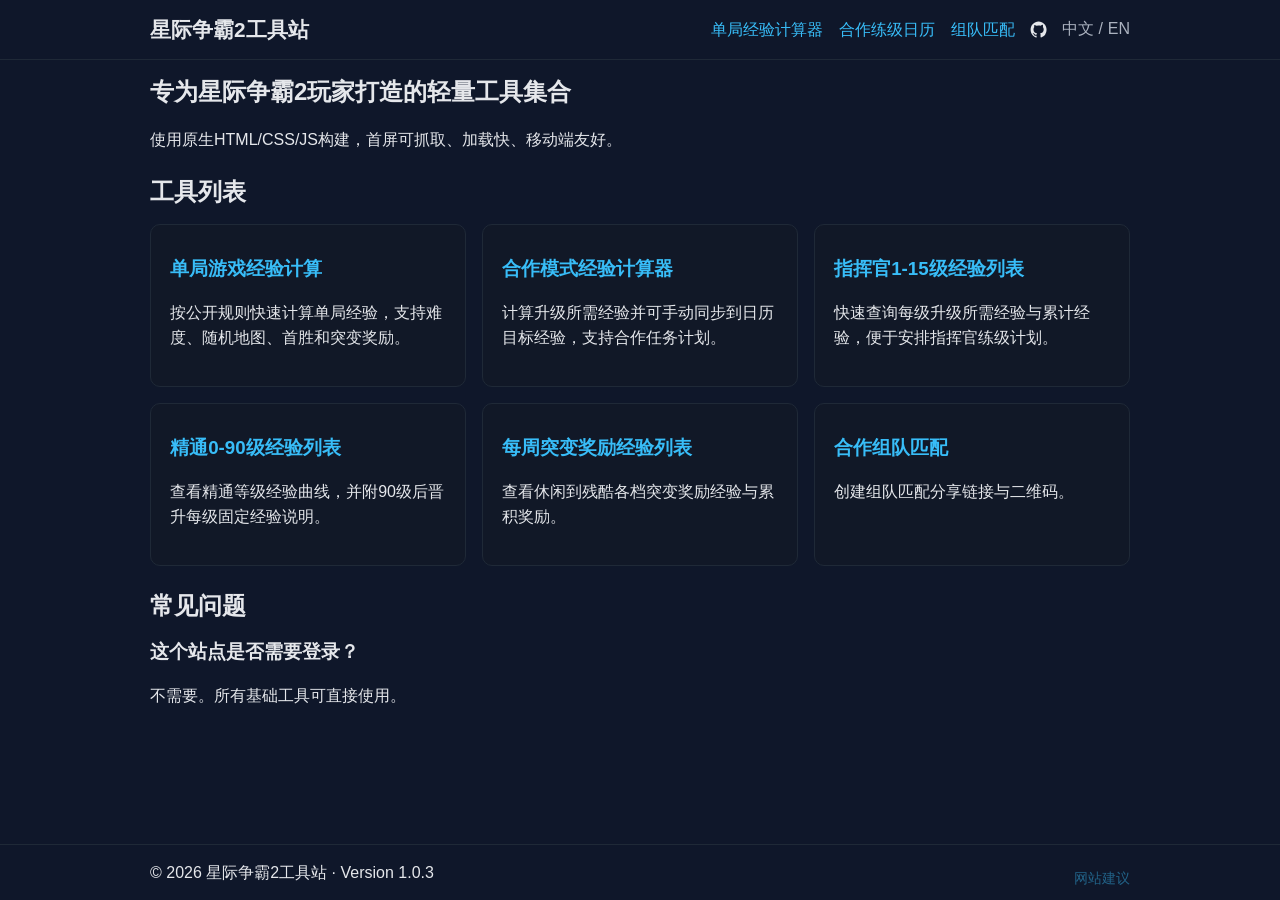
<file: index.html>
<!doctype html>
<html lang="zh-CN">
<head>
  <!-- Google tag (gtag.js) -->
  <script async src="https://www.googletagmanager.com/gtag/js?id=G-T1FL3L29V3"></script>
  <script>
    window.dataLayer = window.dataLayer || [];
    function gtag(){dataLayer.push(arguments);}
    gtag('js', new Date());

    gtag('config', 'G-T1FL3L29V3');
  </script>
  <meta charset="utf-8">
  <meta name="viewport" content="width=device-width, initial-scale=1">
  <title data-i18n="head.index.title">星际争霸2工具站 - 经验计算器与练级工具</title>
  <meta name="description" content="星际争霸2工具站提供合作模式经验计算器与练级工具，纯前端实现，快速、安全、无需登录。" data-i18n-content="head.index.description">
  <link rel="canonical" href="https://example.com/">
  <meta property="og:type" content="website">
  <meta property="og:title" content="星际争霸2工具站" data-i18n-content="site.name">
  <meta property="og:description" content="合作模式经验计算器与练级工具。" data-i18n-content="head.index.ogDescription">
  <meta property="og:url" content="https://example.com/">
  <meta name="twitter:card" content="summary">
  <link rel="stylesheet" href="assets/css/main.css">
  <link rel="stylesheet" href="assets/css/site-suggestion.css">
  <!-- API 基址：留空则本地开发用 127.0.0.1:8080，生产用 https://api.redcrazyghost.vip；可填覆盖 -->
  <meta name="sc2-invite-api-base" content="">
  <script type="application/ld+json">
    {
      "@context": "https://schema.org",
      "@type": "WebSite",
      "name": "星际争霸2工具站",
      "url": "https://example.com/",
      "inLanguage": "zh-CN",
      "potentialAction": {
        "@type": "SearchAction",
        "target": "https://example.com/?q={search_term_string}",
        "query-input": "required name=search_term_string"
      }
    }
  </script>
  <script type="application/ld+json">
    {
      "@context": "https://schema.org",
      "@type": "FAQPage",
      "mainEntity": [
        {
          "@type": "Question",
          "name": "经验计算器使用的是官方规则吗？",
          "acceptedAnswer": {
            "@type": "Answer",
            "text": "是。首版按公开可验证规则实现，并将关键参数配置化，便于版本更新。"
          }
        }
      ]
    }
  </script>
</head>
<body>
  <a class="skip-link" href="#main-content" data-i18n="common.skipToContent">跳到主要内容</a>
  <header class="site-header">
    <div class="container">
      <h1 class="logo"><a href="./" data-i18n="site.name">星际争霸2工具站</a></h1>
      <div class="header-actions">
        <nav aria-label="主导航" data-i18n-aria-label="aria.mainNav">
          <ul class="nav-list">
            <li><a href="tools/single-xp.html" data-i18n="nav.single">单局经验计算器</a></li>
            <li><a href="tools/coop-xp.html" data-i18n="nav.coop">合作练级日历</a></li>
            <li><a href="tools/team-invite.html" data-i18n="nav.teamInvite">组队匹配</a></li>
          </ul>
        </nav>
        <a class="github-link" href="https://github.com/RedCrazyGhost/SC2Tools" target="_blank" rel="noopener noreferrer" aria-label="GitHub repository" title="GitHub">
          <svg viewBox="0 0 24 24" fill="currentColor" aria-hidden="true">
            <path d="M12 2C6.48 2 2 6.59 2 12.25c0 4.52 2.87 8.35 6.84 9.7.5.1.68-.22.68-.5 0-.24-.01-1.05-.01-1.9-2.78.62-3.37-1.22-3.37-1.22-.46-1.2-1.11-1.53-1.11-1.53-.91-.64.07-.63.07-.63 1 .07 1.53 1.06 1.53 1.06.9 1.58 2.35 1.12 2.92.86.09-.67.35-1.12.64-1.38-2.22-.26-4.56-1.14-4.56-5.08 0-1.12.39-2.03 1.03-2.74-.1-.26-.45-1.31.1-2.72 0 0 .84-.28 2.75 1.05A9.3 9.3 0 0 1 12 6.75c.85 0 1.71.12 2.51.35 1.9-1.33 2.74-1.05 2.74-1.05.55 1.41.2 2.46.1 2.72.64.71 1.03 1.62 1.03 2.74 0 3.95-2.34 4.82-4.57 5.07.36.32.67.95.67 1.92 0 1.38-.01 2.5-.01 2.84 0 .28.18.61.69.5A10.27 10.27 0 0 0 22 12.25C22 6.59 17.52 2 12 2Z"/>
          </svg>
        </a>
        <div class="lang-switcher lang-toggle" role="group" data-i18n-aria-label="aria.languageSwitcher" aria-label="语言切换">
          <button type="button" class="lang-toggle-btn" data-lang-switch="zh" data-i18n="lang.zh" aria-pressed="true">中文</button>
          <span class="lang-toggle-sep" aria-hidden="true">/</span>
          <button type="button" class="lang-toggle-btn" data-lang-switch="en" data-i18n="lang.en" aria-pressed="false">EN</button>
        </div>
      </div>
    </div>
  </header>

  <main id="main-content" class="container">
    <section class="hero">
      <h2 data-i18n="index.hero.title">专为星际争霸2玩家打造的轻量工具集合</h2>
      <p data-i18n="index.hero.desc">使用原生HTML/CSS/JS构建，首屏可抓取、加载快、移动端友好。</p>
    </section>

    <section aria-labelledby="tool-list-title">
      <h2 id="tool-list-title" data-i18n="index.tools.title">工具列表</h2>
      <div class="card-grid">
        <article class="card">
          <h3><a href="tools/single-xp.html" data-i18n="index.card.single.title">单局游戏经验计算</a></h3>
          <p data-i18n="index.card.single.desc">按公开规则快速计算单局经验，支持难度、随机地图、首胜和突变奖励。</p>
        </article>
        <article class="card">
          <h3><a href="tools/coop-xp.html" data-i18n="index.card.coop.title">合作模式经验计算器</a></h3>
          <p data-i18n="index.card.coop.desc">计算升级所需经验并可手动同步到日历目标经验，支持合作任务计划。</p>
        </article>
        <article class="card">
          <h3><a href="tools/commander-xp-table.html" data-i18n="index.card.commander.title">指挥官1-15级经验列表</a></h3>
          <p data-i18n="index.card.commander.desc">快速查询每级升级所需经验与累计经验，便于安排指挥官练级计划。</p>
        </article>
        <article class="card">
          <h3><a href="tools/mastery-xp-table.html" data-i18n="index.card.mastery.title">精通0-90级经验列表</a></h3>
          <p data-i18n="index.card.mastery.desc">查看精通等级经验曲线，并附90级后晋升每级固定经验说明。</p>
        </article>
        <article class="card">
          <h3><a href="tools/mutation-reward-table.html" data-i18n="index.card.mutation.title">每周突变奖励经验列表</a></h3>
          <p data-i18n="index.card.mutation.desc">查看休闲到残酷各档突变奖励经验与累积奖励。</p>
        </article>
        <article class="card">
          <h3><a href="tools/team-invite.html" data-i18n="index.card.teamInvite.title">合作组队匹配</a></h3>
          <p data-i18n="index.card.teamInvite.desc">创建组队匹配分享链接与二维码。</p>
        </article>
      </div>
    </section>

    <section aria-labelledby="faq-title">
      <h2 id="faq-title" data-i18n="index.faq.title">常见问题</h2>
      <article>
        <h3 data-i18n="index.faq.login.q">这个站点是否需要登录？</h3>
        <p data-i18n="index.faq.login.a">不需要。所有基础工具可直接使用。</p>
      </article>
    </section>
  </main>

  <footer class="site-footer">
    <div class="container">
      <p data-i18n="site.footer">© 2026 星际争霸2工具站</p>
    </div>
  </footer>
  <script defer src="assets/js/analytics-config.js"></script>
  <script defer src="assets/js/analytics.js"></script>
  <script defer src="assets/js/i18n.js"></script>
  <script defer src="assets/js/invite-url.js"></script>
  <script defer src="assets/js/invite-api-health.js"></script>
  <script defer src="assets/js/site-suggestion.js"></script>
</body>
</html>
</file>
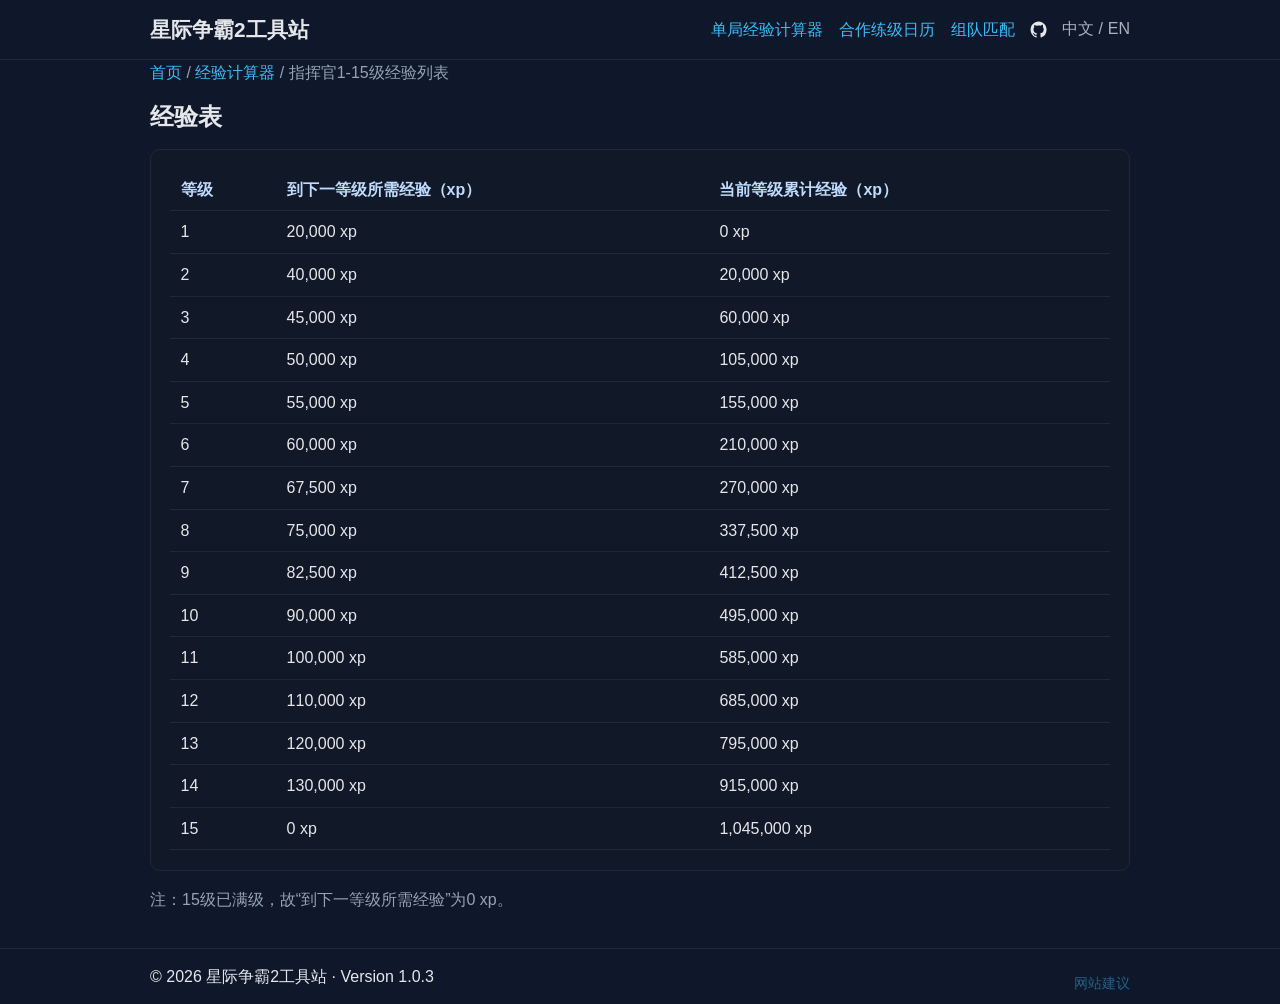
<file: tools/commander-xp-table.html>
<!doctype html>
<html lang="zh-CN">
<head>
  <meta charset="utf-8">
  <meta name="viewport" content="width=device-width, initial-scale=1">
  <title data-i18n="head.commander.title">指挥官1-15级经验列表 - 星际争霸2工具站</title>
  <meta name="description" content="星际争霸2合作模式指挥官1-15级经验列表，包含每级所需经验与累计经验，便于快速查询升级进度。" data-i18n-content="head.commander.description">
  <link rel="canonical" href="https://example.com/tools/commander-xp-table.html">
  <meta property="og:type" content="website">
  <meta property="og:title" content="指挥官1-15级经验列表" data-i18n-content="head.commander.ogTitle">
  <meta property="og:description" content="查看合作模式指挥官每级所需经验与累计经验。" data-i18n-content="head.commander.ogDescription">
  <meta property="og:url" content="https://example.com/tools/commander-xp-table.html">
  <meta name="twitter:card" content="summary">
  <link rel="stylesheet" href="../assets/css/main.css">
  <link rel="stylesheet" href="../assets/css/site-suggestion.css">
</head>
<body>
  <a class="skip-link" href="#main-content" data-i18n="common.skipToContent">跳到主要内容</a>
  <header class="site-header">
    <div class="container">
      <h1 class="logo"><a href="../index.html" data-i18n="site.name">星际争霸2工具站</a></h1>
      <div class="header-actions">
        <nav aria-label="主导航" data-i18n-aria-label="aria.mainNav">
          <ul class="nav-list">
            <li><a href="./single-xp.html" data-i18n="nav.single">单局经验计算器</a></li>
            <li><a href="./coop-xp.html" data-i18n="nav.coop">合作练级日历</a></li>
            <li><a href="./team-invite.html" data-i18n="nav.teamInvite">组队匹配</a></li>
          </ul>
        </nav>
        <a class="github-link" href="https://github.com/RedCrazyGhost/SC2Tools" target="_blank" rel="noopener noreferrer" aria-label="GitHub repository" title="GitHub">
          <svg viewBox="0 0 24 24" fill="currentColor" aria-hidden="true">
            <path d="M12 2C6.48 2 2 6.59 2 12.25c0 4.52 2.87 8.35 6.84 9.7.5.1.68-.22.68-.5 0-.24-.01-1.05-.01-1.9-2.78.62-3.37-1.22-3.37-1.22-.46-1.2-1.11-1.53-1.11-1.53-.91-.64.07-.63.07-.63 1 .07 1.53 1.06 1.53 1.06.9 1.58 2.35 1.12 2.92.86.09-.67.35-1.12.64-1.38-2.22-.26-4.56-1.14-4.56-5.08 0-1.12.39-2.03 1.03-2.74-.1-.26-.45-1.31.1-2.72 0 0 .84-.28 2.75 1.05A9.3 9.3 0 0 1 12 6.75c.85 0 1.71.12 2.51.35 1.9-1.33 2.74-1.05 2.74-1.05.55 1.41.2 2.46.1 2.72.64.71 1.03 1.62 1.03 2.74 0 3.95-2.34 4.82-4.57 5.07.36.32.67.95.67 1.92 0 1.38-.01 2.5-.01 2.84 0 .28.18.61.69.5A10.27 10.27 0 0 0 22 12.25C22 6.59 17.52 2 12 2Z"/>
          </svg>
        </a>
        <div class="lang-switcher lang-toggle" role="group" data-i18n-aria-label="aria.languageSwitcher" aria-label="语言切换">
          <button type="button" class="lang-toggle-btn" data-lang-switch="zh" data-i18n="lang.zh" aria-pressed="true">中文</button>
          <span class="lang-toggle-sep" aria-hidden="true">/</span>
          <button type="button" class="lang-toggle-btn" data-lang-switch="en" data-i18n="lang.en" aria-pressed="false">EN</button>
        </div>
      </div>
    </div>
  </header>

  <main id="main-content" class="container">
    <nav class="breadcrumb" aria-label="面包屑" data-i18n-aria-label="aria.breadcrumb">
      <a href="../index.html" data-i18n="common.home">首页</a> / <a href="./coop-xp.html" data-i18n="common.calculator">经验计算器</a> / <span data-i18n="index.card.commander.title">指挥官1-15级经验列表</span>
    </nav>

    <section>
      <h2 data-i18n="table.commander.title">经验表</h2>
      <div class="table-wrap card">
        <table class="xp-table">
          <thead>
            <tr>
              <th scope="col" data-i18n="table.col.level">等级</th>
              <th scope="col" data-i18n="table.col.toNext">到下一等级所需经验（xp）</th>
              <th scope="col" data-i18n="table.col.cumulative">当前等级累计经验（xp）</th>
            </tr>
          </thead>
          <tbody>
            <tr><td>1</td><td>20,000</td><td>0</td></tr>
            <tr><td>2</td><td>40,000</td><td>20,000</td></tr>
            <tr><td>3</td><td>45,000</td><td>60,000</td></tr>
            <tr><td>4</td><td>50,000</td><td>105,000</td></tr>
            <tr><td>5</td><td>55,000</td><td>155,000</td></tr>
            <tr><td>6</td><td>60,000</td><td>210,000</td></tr>
            <tr><td>7</td><td>67,500</td><td>270,000</td></tr>
            <tr><td>8</td><td>75,000</td><td>337,500</td></tr>
            <tr><td>9</td><td>82,500</td><td>412,500</td></tr>
            <tr><td>10</td><td>90,000</td><td>495,000</td></tr>
            <tr><td>11</td><td>100,000</td><td>585,000</td></tr>
            <tr><td>12</td><td>110,000</td><td>685,000</td></tr>
            <tr><td>13</td><td>120,000</td><td>795,000</td></tr>
            <tr><td>14</td><td>130,000</td><td>915,000</td></tr>
            <tr><td>15</td><td>0</td><td>1,045,000</td></tr>
          </tbody>
        </table>
      </div>
      <p class="hint" data-i18n="table.commander.note">注：15级已满级，故“到下一等级所需经验”为0 xp。</p>
    </section>
  </main>

  <footer class="site-footer">
    <div class="container">
      <p data-i18n="site.footer">© 2026 星际争霸2工具站</p>
    </div>
  </footer>
  <script defer src="../assets/js/analytics-config.js"></script>
  <script defer src="../assets/js/analytics.js"></script>
  <script defer src="../assets/js/ga-lazy-loader.js"></script>
  <script defer src="../assets/js/i18n.js"></script>
  <script defer src="../assets/js/invite-url.js"></script>
  <script defer src="../assets/js/invite-api-health.js"></script>
  <script defer src="../assets/js/site-suggestion.js"></script>
  <script>
    (function () {
      const cells = document.querySelectorAll(".xp-table tbody td:nth-child(2), .xp-table tbody td:nth-child(3)");
      cells.forEach(function (cell) {
        const text = cell.textContent ? cell.textContent.trim() : "";
        if (!text || /xp$/i.test(text)) return;
        cell.textContent = `${text} xp`;
      });
    })();
  </script>
</body>
</html>
</file>
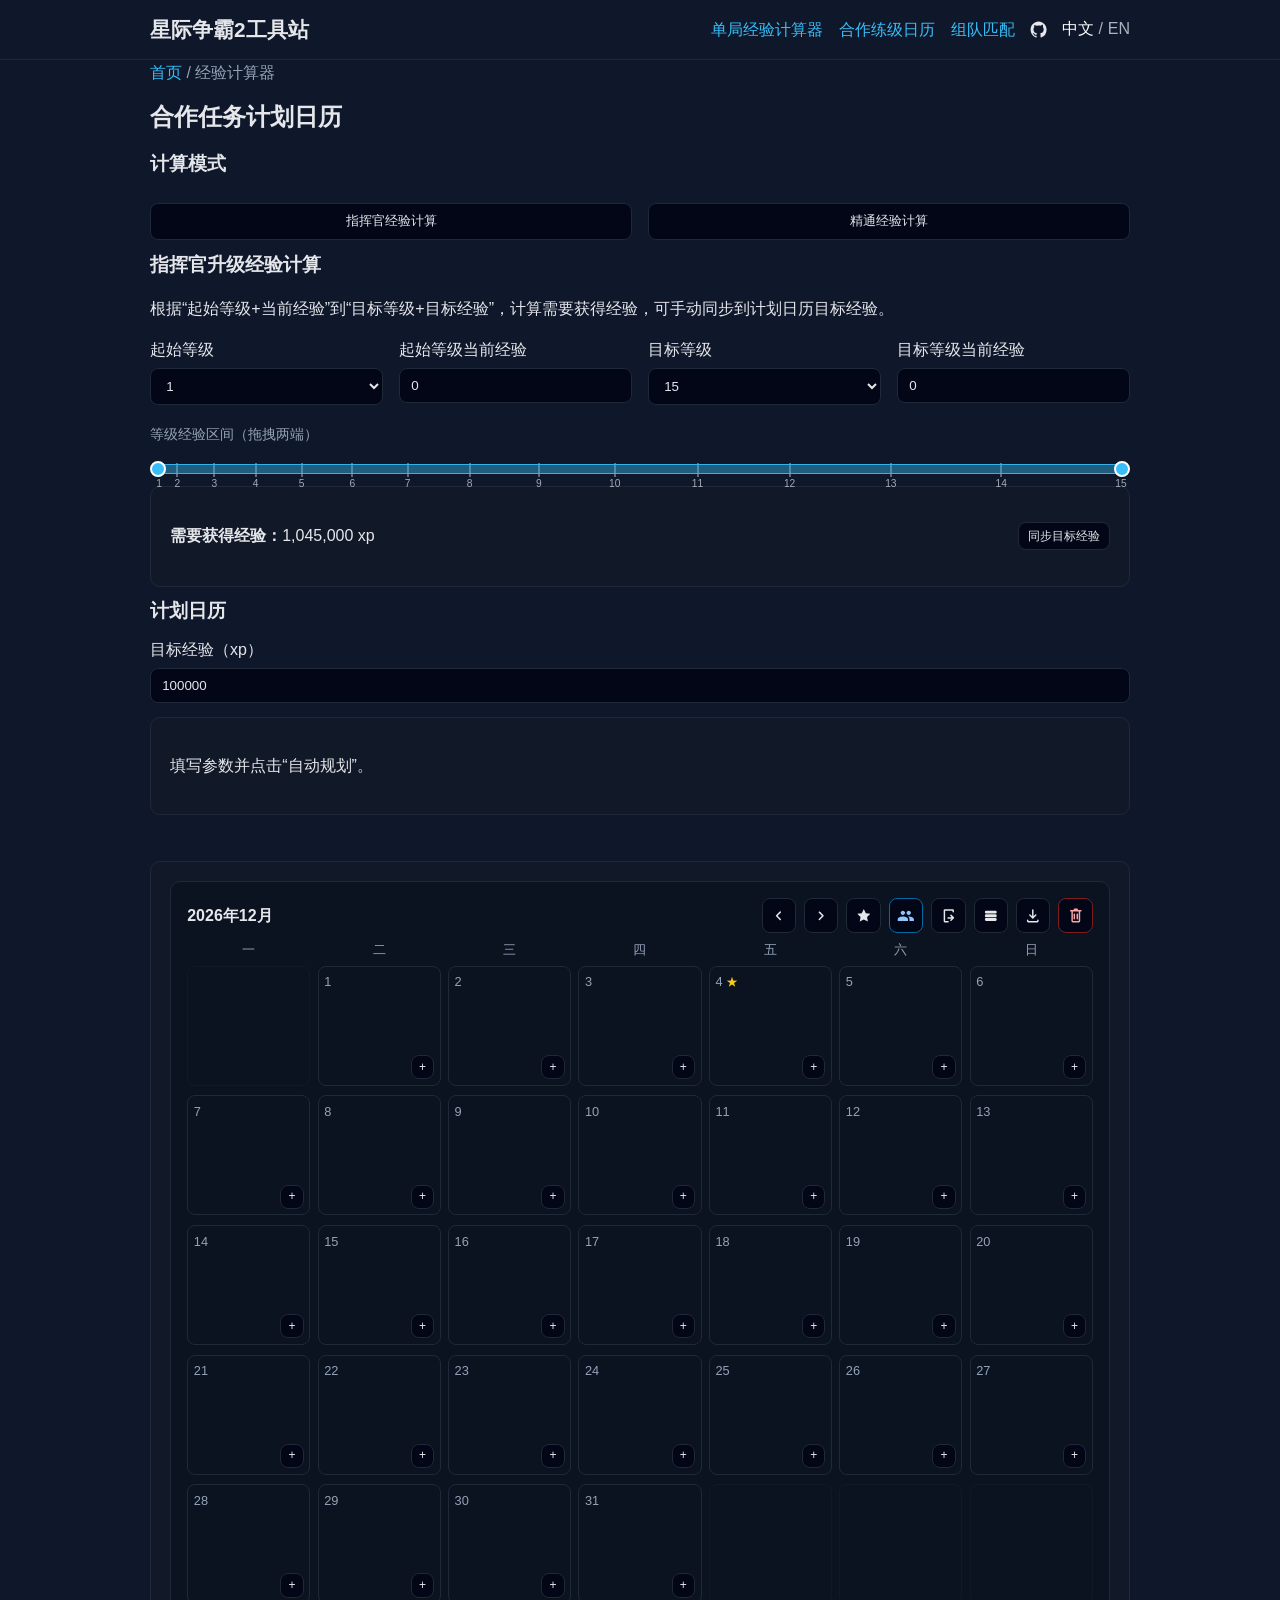
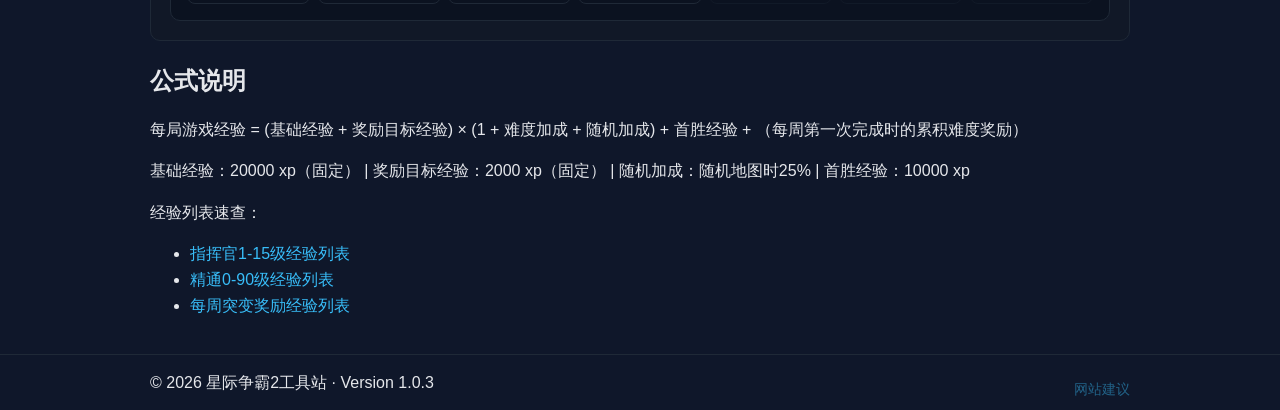
<file: tools/coop-xp.html>
<!doctype html>
<html lang="zh-CN">
<head>
  <!-- Google tag (gtag.js) -->
  <script async src="https://www.googletagmanager.com/gtag/js?id=G-T1FL3L29V3"></script>
  <script>
    window.dataLayer = window.dataLayer || [];
    function gtag(){dataLayer.push(arguments);}
    gtag('js', new Date());

    gtag('config', 'G-T1FL3L29V3');
  </script>
  <meta charset="utf-8">
  <meta name="viewport" content="width=device-width, initial-scale=1">
  <title data-i18n="head.coop.title">合作模式经验计算器 - 星际争霸2工具站</title>
  <meta name="description" content="星际争霸2合作模式经验计算器：支持指挥官/精通等级经验计算、目标经验同步、合作任务计划日历自动规划与突变奖励结算。" data-i18n-content="head.coop.description">
  <link rel="canonical" href="https://example.com/tools/coop-xp.html">
  <meta property="og:type" content="website">
  <meta property="og:title" content="合作模式经验计算器" data-i18n-content="head.coop.ogTitle">
  <meta property="og:description" content="按公开官方规则估算合作模式经验。" data-i18n-content="head.coop.ogDescription">
  <meta property="og:url" content="https://example.com/tools/coop-xp.html">
  <meta name="twitter:card" content="summary">
  <!-- API 基址：留空则本地开发用 127.0.0.1:8080，生产用 https://api.redcrazyghost.vip；可填覆盖 -->
  <meta name="sc2-invite-api-base" content="">
  <link rel="stylesheet" href="../assets/css/main.css">
  <link rel="stylesheet" href="../assets/css/site-suggestion.css">
  <link rel="stylesheet" href="../assets/css/coop-xp.css">
  <link rel="stylesheet" href="../assets/css/team-invite.css">
  <script type="application/ld+json">
    {
      "@context": "https://schema.org",
      "@type": "SoftwareApplication",
      "name": "星际争霸2合作模式经验计算器",
      "applicationCategory": "GameApplication",
      "operatingSystem": "Web",
      "url": "https://example.com/tools/coop-xp.html"
    }
  </script>
</head>
<body>
  <a class="skip-link" href="#main-content" data-i18n="common.skipToContent">跳到主要内容</a>
  <header class="site-header">
    <div class="container">
      <h1 class="logo"><a href="../index.html" data-i18n="site.name">星际争霸2工具站</a></h1>
      <div class="header-actions">
        <nav aria-label="主导航" data-i18n-aria-label="aria.mainNav">
          <ul class="nav-list">
            <li><a href="./single-xp.html" data-i18n="nav.single">单局经验计算器</a></li>
            <li><a aria-current="page" href="./coop-xp.html" data-i18n="nav.coop">合作练级日历</a></li>
            <li><a href="./team-invite.html" data-i18n="nav.teamInvite">组队匹配</a></li>
          </ul>
        </nav>
        <a class="github-link" href="https://github.com/RedCrazyGhost/SC2Tools" target="_blank" rel="noopener noreferrer" aria-label="GitHub repository" title="GitHub">
          <svg viewBox="0 0 24 24" fill="currentColor" aria-hidden="true">
            <path d="M12 2C6.48 2 2 6.59 2 12.25c0 4.52 2.87 8.35 6.84 9.7.5.1.68-.22.68-.5 0-.24-.01-1.05-.01-1.9-2.78.62-3.37-1.22-3.37-1.22-.46-1.2-1.11-1.53-1.11-1.53-.91-.64.07-.63.07-.63 1 .07 1.53 1.06 1.53 1.06.9 1.58 2.35 1.12 2.92.86.09-.67.35-1.12.64-1.38-2.22-.26-4.56-1.14-4.56-5.08 0-1.12.39-2.03 1.03-2.74-.1-.26-.45-1.31.1-2.72 0 0 .84-.28 2.75 1.05A9.3 9.3 0 0 1 12 6.75c.85 0 1.71.12 2.51.35 1.9-1.33 2.74-1.05 2.74-1.05.55 1.41.2 2.46.1 2.72.64.71 1.03 1.62 1.03 2.74 0 3.95-2.34 4.82-4.57 5.07.36.32.67.95.67 1.92 0 1.38-.01 2.5-.01 2.84 0 .28.18.61.69.5A10.27 10.27 0 0 0 22 12.25C22 6.59 17.52 2 12 2Z"/>
          </svg>
        </a>
        <div class="lang-switcher lang-toggle" role="group" data-i18n-aria-label="aria.languageSwitcher" aria-label="语言切换">
          <button type="button" class="lang-toggle-btn" data-lang-switch="zh" data-i18n="lang.zh" aria-pressed="true">中文</button>
          <span class="lang-toggle-sep" aria-hidden="true">/</span>
          <button type="button" class="lang-toggle-btn" data-lang-switch="en" data-i18n="lang.en" aria-pressed="false">EN</button>
        </div>
      </div>
    </div>
  </header>

  <main id="main-content" class="container">
    <nav class="breadcrumb" aria-label="面包屑" data-i18n-aria-label="aria.breadcrumb">
      <a href="../index.html" data-i18n="common.home">首页</a> / <span data-i18n="common.calculator">经验计算器</span>
    </nav>
    <section>
      <h2 data-i18n="coop.title">合作任务计划日历</h2>
      <h3 data-i18n="coop.mode.title">计算模式</h3>
      <div class="form-grid">
        <button id="mode-commander-btn" type="button" aria-pressed="true" data-i18n="coop.mode.commander">指挥官经验计算</button>
        <button id="mode-mastery-btn" type="button" aria-pressed="false" data-i18n="coop.mode.mastery">精通经验计算</button>
      </div>

      <div data-mode-section="commander">
        <h3 data-i18n="coop.commander.title">指挥官升级经验计算</h3>
        <p data-i18n="coop.commander.desc">根据“起始等级+当前经验”到“目标等级+目标经验”，计算需要获得经验，可手动同步到计划日历目标经验。</p>
        <form id="leveling-form" class="form-grid">
          <label>
            <span data-i18n="coop.field.startLevel">起始等级</span>
            <select name="startLevel" required>
              <option value="1">1</option>
              <option value="2">2</option>
              <option value="3">3</option>
              <option value="4">4</option>
              <option value="5">5</option>
              <option value="6">6</option>
              <option value="7">7</option>
              <option value="8">8</option>
              <option value="9">9</option>
              <option value="10">10</option>
              <option value="11">11</option>
              <option value="12">12</option>
              <option value="13">13</option>
              <option value="14">14</option>
              <option value="15">15</option>
            </select>
          </label>
          <label>
            <span data-i18n="coop.field.startLevelXp">起始等级当前经验</span>
            <input name="startLevelXp" type="number" min="0" step="1" value="0" required>
          </label>
          <label>
            <span data-i18n="coop.field.targetLevel">目标等级</span>
            <select name="targetLevel" required>
              <option value="1">1</option>
              <option value="2">2</option>
              <option value="3">3</option>
              <option value="4">4</option>
              <option value="5">5</option>
              <option value="6">6</option>
              <option value="7">7</option>
              <option value="8">8</option>
              <option value="9">9</option>
              <option value="10">10</option>
              <option value="11">11</option>
              <option value="12">12</option>
              <option value="13">13</option>
              <option value="14">14</option>
              <option value="15" selected>15</option>
            </select>
          </label>
          <label>
            <span data-i18n="coop.field.targetLevelXp">目标等级当前经验</span>
            <input name="targetLevelXp" type="number" min="0" step="1" value="0" required>
          </label>
          <div class="xp-range-field" data-range-mode="commander">
            <p class="xp-range-label" data-i18n="coop.field.xpRange">等级经验区间（拖拽两端）</p>
            <div class="xp-dual-range" data-dual-range="commander">
              <div class="xp-dual-track">
                <div class="xp-dual-ticks" aria-hidden="true"></div>
                <div class="xp-dual-selected"></div>
              </div>
              <input class="xp-dual-input xp-dual-input-start" type="range" min="0" max="1045000" step="1" value="0" aria-label="起始总经验" data-i18n-aria-label="coop.aria.startTotalXp">
              <input class="xp-dual-input xp-dual-input-end" type="range" min="0" max="1045000" step="1" value="1045000" aria-label="目标总经验" data-i18n-aria-label="coop.aria.targetTotalXp">
            </div>
          </div>
        </form>
        <div id="leveling-result" class="card" aria-live="polite"></div>
      </div>

      <div data-mode-section="mastery" hidden>
        <h3 data-i18n="coop.mastery.title">精通/晋升等级经验计算</h3>
        <p data-i18n="coop.mastery.desc">精通0-90按固定经验表计算；90-1000级按每级200000经验计算（晋升）。</p>
        <form id="mastery-form" class="form-grid">
          <label>
            <span data-i18n="coop.field.startMasteryLevel">起始精通/晋升等级</span>
            <input name="startMasteryLevel" type="number" min="0" max="1000" step="1" value="0" required>
          </label>
          <label>
            <span data-i18n="coop.field.startLevelXp">起始等级当前经验</span>
            <input name="startMasteryXp" type="number" min="0" step="1" value="0" required>
          </label>
          <label>
            <span data-i18n="coop.field.targetMasteryLevel">目标精通/晋升等级</span>
            <input name="targetMasteryLevel" type="number" min="0" max="1000" step="1" value="90" required>
          </label>
          <label>
            <span data-i18n="coop.field.targetLevelXp">目标等级当前经验</span>
            <input name="targetMasteryXp" type="number" min="0" step="1" value="0" required>
          </label>
          <div class="xp-range-field" data-range-mode="mastery">
            <p class="xp-range-label" data-i18n="coop.field.xpRange">等级经验区间（拖拽两端）</p>
            <div class="xp-dual-range" data-dual-range="mastery">
              <div class="xp-dual-track">
                <div class="xp-dual-ticks" aria-hidden="true"></div>
                <div class="xp-dual-selected"></div>
              </div>
              <input class="xp-dual-input xp-dual-input-start" type="range" min="0" max="15919000" step="1" value="0" aria-label="起始总经验" data-i18n-aria-label="coop.aria.startTotalXp">
              <input class="xp-dual-input xp-dual-input-end" type="range" min="0" max="15919000" step="1" value="15919000" aria-label="目标总经验" data-i18n-aria-label="coop.aria.targetTotalXp">
            </div>
          </div>
        </form>
        <div id="mastery-result" class="card" aria-live="polite"></div>
      </div>

      <h3 data-i18n="coop.schedule.title">计划日历</h3>
      <form id="schedule-form" class="form-grid">
        <label>
          <span data-i18n="coop.field.targetXp">目标经验（xp）</span>
          <input name="targetXp" type="number" min="1" step="1" value="100000" required>
        </label>
      </form>
      <div id="schedule-summary" class="card" aria-live="polite">
        <p data-i18n="coop.schedule.placeholder">填写参数并点击“自动规划”。</p>
      </div>
      <p id="statusLine" class="coop-invite-status-line" aria-live="polite"></p>
      <div class="calendar-list-header">
        <div class="calendar-toolbar-nav">
          <button id="calendar-prev-month-btn" class="calendar-icon-btn" type="button" title="上月" data-i18n-title="coop.toolbar.prev" data-i18n-aria-label="coop.toolbar.prev" aria-label="上月">
            <svg viewBox="0 0 24 24" aria-hidden="true"><path d="M14.7 6.3a1 1 0 0 1 0 1.4L10.41 12l4.3 4.3a1 1 0 1 1-1.42 1.4l-5-5a1 1 0 0 1 0-1.4l5-5a1 1 0 0 1 1.41 0Z"/></svg>
          </button>
          <button id="calendar-next-month-btn" class="calendar-icon-btn" type="button" title="下月" data-i18n-title="coop.toolbar.next" data-i18n-aria-label="coop.toolbar.next" aria-label="下月">
            <svg viewBox="0 0 24 24" aria-hidden="true"><path d="M9.3 17.7a1 1 0 0 1 0-1.4L13.59 12l-4.3-4.3a1 1 0 0 1 1.42-1.4l5 5a1 1 0 0 1 0 1.4l-5 5a1 1 0 0 1-1.41 0Z"/></svg>
          </button>
          <button id="calendar-today-btn" class="calendar-icon-btn" type="button" title="返回今天" data-i18n-title="coop.toolbar.today" data-i18n-aria-label="coop.toolbar.today" aria-label="返回今天">
            <svg viewBox="0 0 24 24" aria-hidden="true"><path d="m12 2.8 2.75 5.58 6.16.9-4.45 4.34 1.05 6.14L12 16.9 6.49 19.76l1.06-6.14L3.1 9.28l6.16-.9L12 2.8Z"/></svg>
          </button>
          <button id="calendar-team-share-btn" class="calendar-icon-btn calendar-icon-btn--team-share" type="button" title="组队分享" data-i18n-title="coop.toolbar.teamShare" data-i18n-aria-label="coop.toolbar.teamShare" aria-label="组队分享">
            <svg viewBox="0 0 24 24" aria-hidden="true"><path d="M16 11c1.66 0 2.99-1.34 2.99-3S17.66 5 16 5c-1.66 0-3 1.34-3 3s1.34 3 3 3Zm-8 0c1.66 0 3-1.34 3-3S9.66 5 8 5 5 6.34 5 8s1.34 3 3 3Zm0 2c-2.33 0-7 1.17-7 3.5V19h14v-2.5c0-2.33-4.67-3.5-7-3.5Zm8 0c-.29 0-.62.02-.97.05 1.16.84 1.97 1.97 1.97 3.45V19h6v-2.5c0-2.33-4.67-3.5-7-3.5Z"/></svg>
          </button>
          <button id="calendar-auto-plan-btn" class="calendar-icon-btn" type="button" title="自动规划" data-i18n-title="coop.toolbar.autoPlan" data-i18n-aria-label="coop.toolbar.autoPlan" aria-label="自动规划">
            <svg viewBox="0 0 24 24" aria-hidden="true"><path d="M5 4.5A1.5 1.5 0 0 1 6.5 3h11A1.5 1.5 0 0 1 19 4.5v2a1 1 0 1 1-2 0V5H7v14h4a1 1 0 1 1 0 2H6.5A1.5 1.5 0 0 1 5 19.5v-15Zm9.22 6.22a1 1 0 0 1 1.41 0l3.37 3.37a1 1 0 0 1 0 1.41l-3.37 3.37a1 1 0 1 1-1.41-1.41L15.88 16H11a1 1 0 1 1 0-2h4.88l-1.66-1.66a1 1 0 0 1 0-1.41Z"/></svg>
          </button>
          <button id="calendar-bulk-add-btn" class="calendar-icon-btn" type="button" title="批量添加普通任务" data-i18n-title="coop.toolbar.bulkAdd" data-i18n-aria-label="coop.toolbar.bulkAdd" aria-label="批量添加普通任务">
            <svg viewBox="0 0 24 24" aria-hidden="true"><path d="M4 6.5A1.5 1.5 0 0 1 5.5 5h13A1.5 1.5 0 0 1 20 6.5v1A1.5 1.5 0 0 1 18.5 9h-13A1.5 1.5 0 0 1 4 7.5v-1Zm0 5A1.5 1.5 0 0 1 5.5 10h13a1.5 1.5 0 0 1 1.5 1.5v1a1.5 1.5 0 0 1-1.5 1.5h-13A1.5 1.5 0 0 1 4 12.5v-1Zm1.5 3.5h13A1.5 1.5 0 0 1 20 16.5v1a1.5 1.5 0 0 1-1.5 1.5h-13A1.5 1.5 0 0 1 4 17.5v-1A1.5 1.5 0 0 1 5.5 15Z"/></svg>
          </button>
          <button id="calendar-export-ics-btn" class="calendar-icon-btn" type="button" title="导出日历计划 (.ics)" data-i18n-title="coop.toolbar.exportIcs" data-i18n-aria-label="coop.toolbar.exportIcs" aria-label="导出日历计划 (.ics)">
            <svg viewBox="0 0 24 24" aria-hidden="true"><path d="M12 3a1 1 0 0 1 1 1v8.59l2.3-2.3a1 1 0 1 1 1.4 1.42l-4 4a1 1 0 0 1-1.4 0l-4-4a1 1 0 1 1 1.4-1.42L11 12.59V4a1 1 0 0 1 1-1Zm-7 14a1 1 0 0 1 1 1v1h12v-1a1 1 0 1 1 2 0v1a2 2 0 0 1-2 2H6a2 2 0 0 1-2-2v-1a1 1 0 0 1 1-1Z"/></svg>
          </button>
          <button id="calendar-clear-btn" class="calendar-icon-btn danger" type="button" title="删除所有计划" data-i18n-title="coop.toolbar.clearAll" data-i18n-aria-label="coop.toolbar.clearAll" aria-label="删除所有计划">
            <svg viewBox="0 0 24 24" aria-hidden="true"><path d="M9 3.5A1.5 1.5 0 0 1 10.5 2h3A1.5 1.5 0 0 1 15 3.5V4h4a1 1 0 1 1 0 2h-1v13a2 2 0 0 1-2 2H8a2 2 0 0 1-2-2V6H5a1 1 0 1 1 0-2h4v-.5ZM8 6v13h8V6H8Zm2 3a1 1 0 0 1 1 1v6a1 1 0 1 1-2 0v-6a1 1 0 0 1 1-1Zm4 0a1 1 0 0 1 1 1v6a1 1 0 1 1-2 0v-6a1 1 0 0 1 1-1Z"/></svg>
          </button>
        </div>
      </div>
      <div id="schedule-list" class="card">
        <div class="calendar-month">
          <h4 class="calendar-title" data-i18n="coop.calendar.loading">日历加载中...</h4>
        </div>
      </div>
     </section>

    <section>
      <h2 data-i18n="single.formula.title">公式说明</h2>
      <p data-i18n="single.formula.line1">每局游戏经验 = (基础经验 + 奖励目标经验) × (1 + 难度加成 + 随机加成) + 首胜经验 + （每周第一次完成时的累积难度奖励）</p>
      <p data-i18n="single.formula.line2">基础经验：20000 xp（固定） | 奖励目标经验：2000 xp（固定） | 随机加成：随机地图时25% | 首胜经验：10000 xp</p>
      <p data-i18n="single.quicklinks">经验列表速查：</p>
      <ul>
        <li><a href="./commander-xp-table.html" data-i18n="index.card.commander.title">指挥官1-15级经验列表</a></li>
        <li><a href="./mastery-xp-table.html" data-i18n="index.card.mastery.title">精通0-90级经验列表</a></li>
        <li><a href="./mutation-reward-table.html" data-i18n="index.card.mutation.title">每周突变奖励经验列表</a></li>
      </ul>
    </section>
  </main>

  <div id="calendar-editor-modal" class="calendar-editor-modal" hidden>
    <div class="calendar-editor-backdrop" data-close-modal="true"></div>
    <section class="calendar-editor-panel card" role="dialog" aria-modal="true" aria-labelledby="calendar-editor-title">
      <h3 id="calendar-editor-title" data-i18n="coop.modal.editor.title">日历任务编辑</h3>
      <form id="calendar-editor-form" class="form-grid">
        <label>
          <span data-i18n="coop.field.date">计划日期</span>
          <input name="editDate" type="date" required>
        </label>
        <label>
          <span data-i18n="coop.field.games">局数</span>
          <input name="editGames" type="number" min="1" step="1" value="1" required>
        </label>
        <label>
          <span data-i18n="single.form.taskType">任务类型</span>
          <select name="editTaskType" required>
            <option value="normal" data-i18n="single.option.normalTask">普通任务</option>
            <option value="mutation" data-i18n="single.option.mutationTask">突变任务</option>
          </select>
        </label>
        <label>
          <span data-i18n="coop.field.taskDifficulty">任务难度</span>
          <select name="editDifficulty" required>
            <option value="casual" data-i18n="difficulty.casual">休闲</option>
            <option value="normal" data-i18n="difficulty.normal">普通</option>
            <option value="hard" data-i18n="difficulty.hard">困难</option>
            <option value="brutal" data-i18n="difficulty.brutal">残酷</option>
            <option value="brutal1" data-i18n="difficulty.brutal1">残酷+1</option>
            <option value="brutal2" data-i18n="difficulty.brutal2">残酷+2</option>
            <option value="brutal3" data-i18n="difficulty.brutal3">残酷+3</option>
            <option value="brutal4" data-i18n="difficulty.brutal4">残酷+4</option>
            <option value="brutal5" data-i18n="difficulty.brutal5">残酷+5</option>
            <option value="brutal6" data-i18n="difficulty.brutal6">残酷+6</option>
          </select>
        </label>
        <label class="checkbox">
          <input name="editRandomMapBonus" type="checkbox">
          <span data-i18n="single.form.randomMap">随机地图（+25%）</span>
        </label>
      </form>
      <div class="calendar-editor-actions">
        <button id="calendar-editor-save-btn" type="button" data-i18n="common.save">保存</button>
        <button id="calendar-editor-delete-btn" type="button" data-i18n="common.delete">删除</button>
        <button id="calendar-editor-cancel-btn" type="button" data-i18n="common.cancel">取消</button>
      </div>
    </section>
  </div>

  <div id="calendar-bulk-modal" class="calendar-editor-modal" hidden>
    <div class="calendar-editor-backdrop" data-close-bulk-modal="true"></div>
    <section class="calendar-editor-panel card" role="dialog" aria-modal="true" aria-labelledby="calendar-bulk-title">
      <h3 id="calendar-bulk-title" data-i18n="coop.modal.bulk.title">批量添加普通任务</h3>
      <form id="calendar-bulk-form" class="form-grid">
        <label>
          <span data-i18n="coop.field.startDate">开始日期</span>
          <input name="bulkStartDate" type="date" required>
        </label>
        <label>
          <span data-i18n="coop.field.days">连续天数</span>
          <input name="bulkDays" type="number" min="1" step="1" value="7" required>
        </label>
        <label>
          <span data-i18n="coop.field.gamesPerDay">每日局数</span>
          <input name="bulkGamesPerDay" type="number" min="1" step="1" value="3" required>
        </label>
        <label>
          <span data-i18n="coop.field.taskDifficulty">任务难度</span>
          <select name="bulkDifficulty" required>
            <option value="casual" data-i18n="difficulty.casual">休闲</option>
            <option value="normal" data-i18n="difficulty.normal">普通</option>
            <option value="hard" data-i18n="difficulty.hard">困难</option>
            <option value="brutal" data-i18n="difficulty.brutal">残酷</option>
            <option value="brutal1" data-i18n="difficulty.brutal1">残酷+1</option>
            <option value="brutal2" data-i18n="difficulty.brutal2">残酷+2</option>
            <option value="brutal3" data-i18n="difficulty.brutal3">残酷+3</option>
            <option value="brutal4" data-i18n="difficulty.brutal4">残酷+4</option>
            <option value="brutal5" data-i18n="difficulty.brutal5">残酷+5</option>
            <option value="brutal6" data-i18n="difficulty.brutal6">残酷+6</option>
          </select>
        </label>
        <label class="checkbox">
          <input name="bulkRandomMapBonus" type="checkbox">
          <span data-i18n="single.form.randomMap">随机地图（+25%）</span>
        </label>
      </form>
      <div class="calendar-editor-actions">
        <button id="calendar-bulk-save-btn" type="button" data-i18n="coop.modal.bulk.action">批量添加</button>
        <button id="calendar-bulk-cancel-btn" type="button" data-i18n="common.cancel">取消</button>
      </div>
    </section>
  </div>

  <div id="calendar-auto-plan-modal" class="calendar-editor-modal" hidden>
    <div class="calendar-editor-backdrop" data-close-auto-plan-modal="true"></div>
    <section class="calendar-editor-panel card" role="dialog" aria-modal="true" aria-labelledby="calendar-auto-plan-title">
      <h3 id="calendar-auto-plan-title" data-i18n="coop.modal.autoPlan.title">自动规划参数</h3>
      <form id="calendar-auto-plan-form">
        <section class="auto-plan-group">
          <h4 data-i18n="single.option.normalTask">普通任务</h4>
          <div class="form-grid">
            <label>
              <span data-i18n="coop.field.startDate">开始日期</span>
              <input name="autoPlanStartDate" type="date" required>
            </label>
            <label>
              <span data-i18n="coop.field.dailyNormalGames">每日普通任务局数</span>
              <input name="autoPlanDailyNormalGames" type="number" min="1" step="1" value="3" required>
            </label>
            <label>
              <span data-i18n="coop.field.normalTaskDifficulty">普通任务难度</span>
              <select name="autoPlanDifficulty" required>
                <option value="casual" data-i18n="difficulty.casual">休闲</option>
                <option value="normal" data-i18n="difficulty.normal">普通</option>
                <option value="hard" data-i18n="difficulty.hard">困难</option>
                <option value="brutal" data-i18n="difficulty.brutal">残酷</option>
                <option value="brutal1" data-i18n="difficulty.brutal1">残酷+1</option>
                <option value="brutal2" data-i18n="difficulty.brutal2">残酷+2</option>
                <option value="brutal3" data-i18n="difficulty.brutal3">残酷+3</option>
                <option value="brutal4" data-i18n="difficulty.brutal4">残酷+4</option>
                <option value="brutal5" data-i18n="difficulty.brutal5">残酷+5</option>
                <option value="brutal6" data-i18n="difficulty.brutal6">残酷+6</option>
              </select>
            </label>
            <label class="auto-plan-toggle">
              <span class="auto-plan-toggle-title" data-i18n="coop.field.randomMapBonus">随机地图加成</span>
              <span class="auto-plan-toggle-control">
                <input name="autoPlanRandomMapBonus" type="checkbox">
                <span data-i18n="single.form.randomMap">随机地图（+25%）</span>
              </span>
            </label>
          </div>
        </section>
        <section class="auto-plan-group">
          <h4 data-i18n="single.option.mutationTask">突变任务</h4>
          <div class="form-grid">
            <label>
              <span class="label-with-tip">
                <span data-i18n="coop.field.mutationDifficulty">突变任务等级</span>
                <span class="help-tip" tabindex="0" role="note" aria-label="仅影响每周额外突变任务与其奖励，不影响普通任务" data-i18n-aria-label="coop.tip.mutationDifficulty">?</span>
              </span>
              <select name="autoPlanMutationDifficulty" required>
                <option value="casual" data-i18n="difficulty.casual">休闲</option>
                <option value="normal" data-i18n="difficulty.normal">普通</option>
                <option value="hard" data-i18n="difficulty.hard">困难</option>
                <option value="savage" selected data-i18n="difficulty.brutal">残酷</option>
              </select>
            </label>
            <label class="auto-plan-toggle">
              <span class="label-with-tip auto-plan-toggle-title">
                <span data-i18n="coop.field.challengeMutation">挑战突变任务（每周额外安排）</span>
                <span class="help-tip" tabindex="0" role="note" aria-label="开启后会在每周额外安排 1 场突变任务" data-i18n-aria-label="coop.tip.challengeMutation">?</span>
              </span>
              <span class="auto-plan-toggle-control">
                <input name="autoPlanChallengeMutation" type="checkbox">
                <span data-i18n="coop.field.enableChallengeMutation">启用挑战突变任务</span>
              </span>
            </label>
          </div>
        </section>
      </form>
      <div id="calendar-auto-plan-progress" class="auto-plan-progress" hidden>
        <p id="calendar-auto-plan-progress-label" class="auto-plan-progress-label" data-i18n="coop.modal.autoPlan.progressBuilding">正在生成计划…</p>
        <div class="auto-plan-progress-track" role="progressbar" aria-valuemin="0" aria-valuemax="100" aria-valuenow="0" aria-labelledby="calendar-auto-plan-progress-label">
          <div id="calendar-auto-plan-progress-bar" class="auto-plan-progress-bar"></div>
        </div>
      </div>
      <div class="calendar-editor-actions">
        <button id="calendar-auto-plan-generate-btn" type="button" data-i18n="coop.modal.autoPlan.generate">生成计划</button>
        <button id="calendar-auto-plan-cancel-btn" type="button" data-i18n="common.cancel">取消</button>
      </div>
    </section>
  </div>

  <div id="calendar-export-modal" class="calendar-editor-modal" hidden>
    <div class="calendar-editor-backdrop" data-close-export-modal="true"></div>
    <section class="calendar-editor-panel card" role="dialog" aria-modal="true" aria-labelledby="calendar-export-title">
      <h3 id="calendar-export-title" data-i18n="coop.modal.export.title">导出日历计划（.ics）</h3>
      <form id="calendar-export-form" class="form-grid">
        <label>
          <span data-i18n="coop.field.exportScope">导出范围</span>
          <select name="exportScope" required>
            <option value="all" selected data-i18n="coop.option.allTasks">全部计划任务</option>
            <option value="currentMonth" data-i18n="coop.option.currentMonth">当前显示月份</option>
          </select>
        </label>
        <label>
          <span data-i18n="coop.field.eventStartTime">事件开始时间</span>
          <input name="exportStartTime" type="time" value="20:00" required>
        </label>
      </form>
      <div class="calendar-editor-actions">
        <button id="calendar-export-confirm-btn" type="button" data-i18n="coop.modal.export.confirm">导出 .ics</button>
        <button id="calendar-export-cancel-btn" type="button" data-i18n="common.cancel">取消</button>
      </div>
    </section>
  </div>

  <div id="inviteModal" class="team-invite-modal" hidden>
    <div class="team-invite-modal-backdrop" data-close-invite-modal tabindex="-1"></div>
    <div
      class="team-invite-modal-panel"
      role="dialog"
      aria-modal="true"
      aria-labelledby="inviteModalTitle"
    >
      <header class="team-invite-modal-header">
        <h3 id="inviteModalTitle" data-i18n="teamInvite.modalTitle">发起邀请</h3>
        <button
          type="button"
          class="team-invite-modal-close"
          data-close-invite-modal
          data-i18n-aria-label="aria.closeInviteModal"
          aria-label="关闭"
        >&times;</button>
      </header>
      <p id="modalStatusLine" class="team-invite-modal-status" aria-live="polite"></p>
      <div id="inviteModalFormWrap">
        <p class="team-invite-modal-hint" data-i18n="teamInvite.modalHint">填写后提交即可生成分享链接与二维码。</p>
        <form id="inviteModalForm" class="form-grid team-invite-modal-form" onsubmit="return false;">
        <label>
          <span data-i18n="teamInvite.inviteTitleLabel">邀请标题</span>
          <input id="inviteTitle" name="inviteTitle" maxlength="80" data-i18n-placeholder="teamInvite.inviteTitlePlaceholder" placeholder="例如：周末突变组队">
          <span class="team-invite-field-hint" data-i18n="teamInvite.inviteTitleHint">1～80 字，将显示在邀请卡片与公开页顶部。</span>
        </label>
        <label>
          <span data-i18n="teamInvite.blizzardId">暴雪战网 ID</span>
          <input id="blizzardId" name="blizzardId" maxlength="18" autocomplete="username" data-i18n-placeholder="teamInvite.blizzardIdPlaceholder" placeholder="示例：PlayerName#1234">
        </label>
        <label>
          <span data-i18n="teamInvite.note">说明（可选）</span>
          <textarea id="note" name="note" rows="2" maxlength="250" aria-describedby="noteHint"></textarea>
          <span id="noteHint" class="team-invite-field-hint" data-i18n="teamInvite.noteHint">最多 250 字。</span>
        </label>
        <label class="team-invite-span-full">
          <span data-i18n="teamInvite.expiresAtLabel">截止时间</span>
          <input id="inviteExpiresAt" name="inviteExpiresAt" type="datetime-local" step="60" aria-describedby="inviteExpiresAtHint">
          <span id="inviteExpiresAtHint" class="team-invite-field-hint" data-i18n="teamInvite.expiresAtHint">须为未来时间，最多 30 天内（默认 3 天后）。到期后邀请将从服务器删除，链接失效。</span>
        </label>
        <div class="team-invite-span-full team-invite-calendar-option">
          <label class="team-invite-inline-checkbox">
            <input type="checkbox" id="includeCoopCalendar" name="includeCoopCalendar" />
            <span data-i18n="teamInvite.includeCalendar">附带合作任务日历</span>
          </label>
          <p class="team-invite-field-hint" data-i18n="teamInvite.includeCalendarHint">
            开启后仅上传当前日历中的任务与导出参数，由查看页重新生成 .ics；不会粘贴整段日历文本。
          </p>
        </div>
        <div class="team-invite-span-full team-invite-calendar-option">
          <label class="team-invite-inline-checkbox">
            <input type="checkbox" id="includeInvitePoster" name="includeInvitePoster" value="protoss-want-you" />
            <span data-i18n="teamInvite.includePoster">使用 Protoss 招募海报</span>
          </label>
          <p class="team-invite-field-hint" data-i18n="teamInvite.includePosterHint">开启后，分享页顶部会显示招募风格海报图。</p>
        </div>
        <div class="team-invite-modal-actions">
          <button type="button" id="modalCancelBtn" data-i18n="common.cancel">取消</button>
          <button type="button" id="modalSubmitInvite" class="btn-team-invite-primary" data-i18n="teamInvite.modalSubmit">确定</button>
        </div>
        </form>
      </div>
      <div id="inviteModalResult" class="team-invite-modal-result" hidden>
        <p><strong data-i18n="teamInvite.shortUrl">分享链接</strong>：<a id="resultLink" href="#" rel="noopener noreferrer" target="_blank"></a></p>
        <p><strong data-i18n="teamInvite.qr">二维码</strong></p>
        <div id="qrWrap"></div>
        <p id="resultExpiresLine" hidden><strong data-i18n="teamInvite.resultExpires">有效期至：</strong><span id="resultExpiresValue"></span></p>
        <div class="team-invite-modal-actions">
          <button type="button" id="modalDoneBtn" class="btn-team-invite-primary" data-i18n="teamInvite.modalDone">完成</button>
        </div>
      </div>
    </div>
  </div>

  <footer class="site-footer">
    <div class="container">
      <p data-i18n="site.footer">© 2026 星际争霸2工具站</p>
    </div>
  </footer>
  <script defer src="../assets/js/analytics-config.js"></script>
  <script defer src="../assets/js/analytics.js"></script>
  <script defer src="../assets/js/xp-data.js"></script>
  <script defer src="../assets/js/i18n-coop-extra.js"></script>
  <script defer src="../assets/js/i18n.js"></script>
  <script defer src="../assets/js/invite-url.js"></script>
  <script defer src="../assets/js/invite-api-health.js"></script>
  <script defer src="../assets/js/site-suggestion.js"></script>
  <script defer src="../assets/js/coop-xp-infra.js"></script>
  <script defer src="../assets/js/coop-xp-domain.js"></script>
  <script defer src="../assets/js/coop-xp.js"></script>
  <script defer src="../assets/js/qrcode.min.js"></script>
  <script defer src="../assets/js/invite-validate.js"></script>
  <script defer src="../assets/js/team-invite.js"></script>
</body>
</html>
</file>
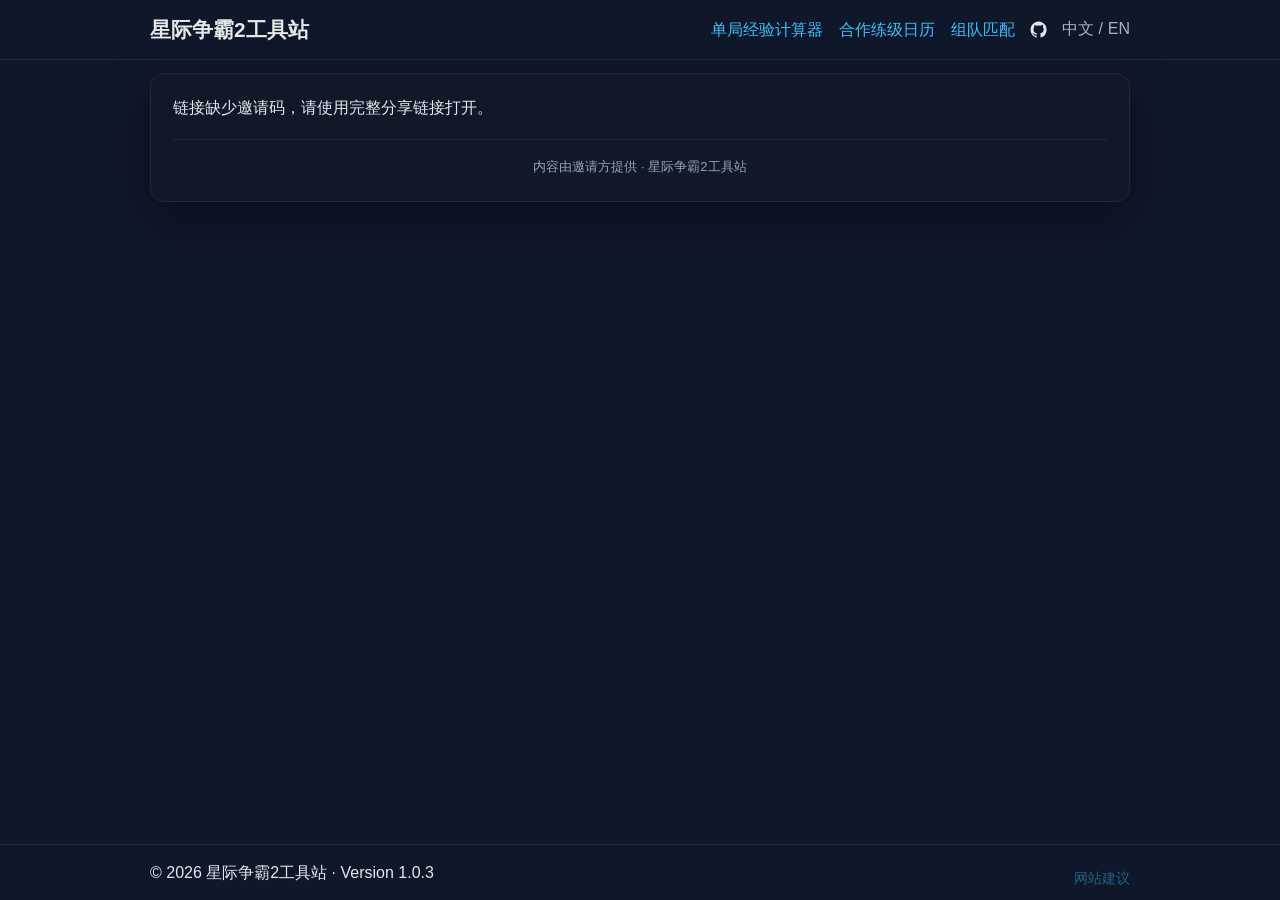
<file: tools/invite-view.html>
<!doctype html>
<html lang="zh-CN">
<head>
  <meta charset="utf-8">
  <meta name="viewport" content="width=device-width, initial-scale=1">
  <title data-i18n="head.inviteView.title">查看组队匹配 - 星际争霸2工具站</title>
  <meta name="color-scheme" content="dark">
  <meta name="robots" content="noindex,nofollow">
  <!-- API 基址：留空则本地开发用 127.0.0.1:8080，生产用 https://api.redcrazyghost.vip；可填覆盖 -->
  <meta name="sc2-invite-api-base" content="">
  <meta name="sc2-invite-assets-base" content="">
  <link rel="stylesheet" href="../assets/css/main.css">
  <link rel="stylesheet" href="../assets/css/site-suggestion.css">
  <link rel="stylesheet" href="../assets/css/coop-xp.css">
  <link rel="stylesheet" href="../assets/css/invite-public.css">
</head>
<body>
  <a class="skip-link" href="#main-content" data-i18n="common.skipToContent">跳到主要内容</a>
  <header class="site-header">
    <div class="container">
      <h1 class="logo"><a href="../index.html" data-i18n="site.name">星际争霸2工具站</a></h1>
      <div class="header-actions">
        <nav aria-label="主导航" data-i18n-aria-label="aria.mainNav">
          <ul class="nav-list">
            <li><a href="./single-xp.html" data-i18n="nav.single">单局经验计算器</a></li>
            <li><a href="./coop-xp.html" data-i18n="nav.coop">合作练级日历</a></li>
            <li><a href="./team-invite.html" data-i18n="nav.teamInvite">组队匹配</a></li>
          </ul>
        </nav>
        <a class="github-link" href="https://github.com/RedCrazyGhost/SC2Tools" target="_blank" rel="noopener noreferrer" aria-label="GitHub repository" title="GitHub">
          <svg viewBox="0 0 24 24" fill="currentColor" aria-hidden="true">
            <path d="M12 2C6.48 2 2 6.59 2 12.25c0 4.52 2.87 8.35 6.84 9.7.5.1.68-.22.68-.5 0-.24-.01-1.05-.01-1.9-2.78.62-3.37-1.22-3.37-1.22-.46-1.2-1.11-1.53-1.11-1.53-.91-.64.07-.63.07-.63 1 .07 1.53 1.06 1.53 1.06.9 1.58 2.35 1.12 2.92.86.09-.67.35-1.12.64-1.38-2.22-.26-4.56-1.14-4.56-5.08 0-1.12.39-2.03 1.03-2.74-.1-.26-.45-1.31.1-2.72 0 0 .84-.28 2.75 1.05A9.3 9.3 0 0 1 12 6.75c.85 0 1.71.12 2.51.35 1.9-1.33 2.74-1.05 2.74-1.05.55 1.41.2 2.46.1 2.72.64.71 1.03 1.62 1.03 2.74 0 3.95-2.34 4.82-4.57 5.07.36.32.67.95.67 1.92 0 1.38-.01 2.5-.01 2.84 0 .28.18.61.69.5A10.27 10.27 0 0 0 22 12.25C22 6.59 17.52 2 12 2Z"/>
          </svg>
        </a>
        <div class="lang-switcher lang-toggle" role="group" data-i18n-aria-label="aria.languageSwitcher" aria-label="语言切换">
          <button type="button" class="lang-toggle-btn" data-lang-switch="zh" data-i18n="lang.zh" aria-pressed="true">中文</button>
          <span class="lang-toggle-sep" aria-hidden="true">/</span>
          <button type="button" class="lang-toggle-btn" data-lang-switch="en" data-i18n="lang.en" aria-pressed="false">EN</button>
        </div>
      </div>
    </div>
  </header>
  <main id="main-content" class="container">
    <section class="invite-pub-card">
      <div id="invite-view-loading" role="status" aria-live="polite" data-i18n="inviteView.loading">正在加载邀请…</div>
      <div id="invite-view-error" class="invite-pub-msg text-error" role="alert" hidden></div>
      <article id="invite-view-content" hidden></article>
      <p class="invite-pub-disclaimer hint" data-i18n="inviteView.footer">内容由邀请方提供 · 星际争霸2工具站</p>
    </section>
  </main>
  <footer class="site-footer">
    <div class="container">
      <p data-i18n="site.footer">© 2026 星际争霸2工具站</p>
    </div>
  </footer>
  <script defer src="../assets/js/qrcode.min.js"></script>
  <script defer src="../assets/js/i18n.js"></script>
  <script defer src="../assets/js/coop-xp-infra.js"></script>
  <script defer src="../assets/js/coop-xp-domain.js"></script>
  <script defer src="../assets/js/invite-calendar-preview.js"></script>
  <script defer src="../assets/js/invite-validate.js"></script>
  <script defer src="../assets/js/invite-url.js"></script>
  <script defer src="../assets/js/invite-api-health.js"></script>
  <script defer src="../assets/js/site-suggestion.js"></script>
  <script defer src="../assets/js/invite-view.js"></script>
</body>
</html>
</file>
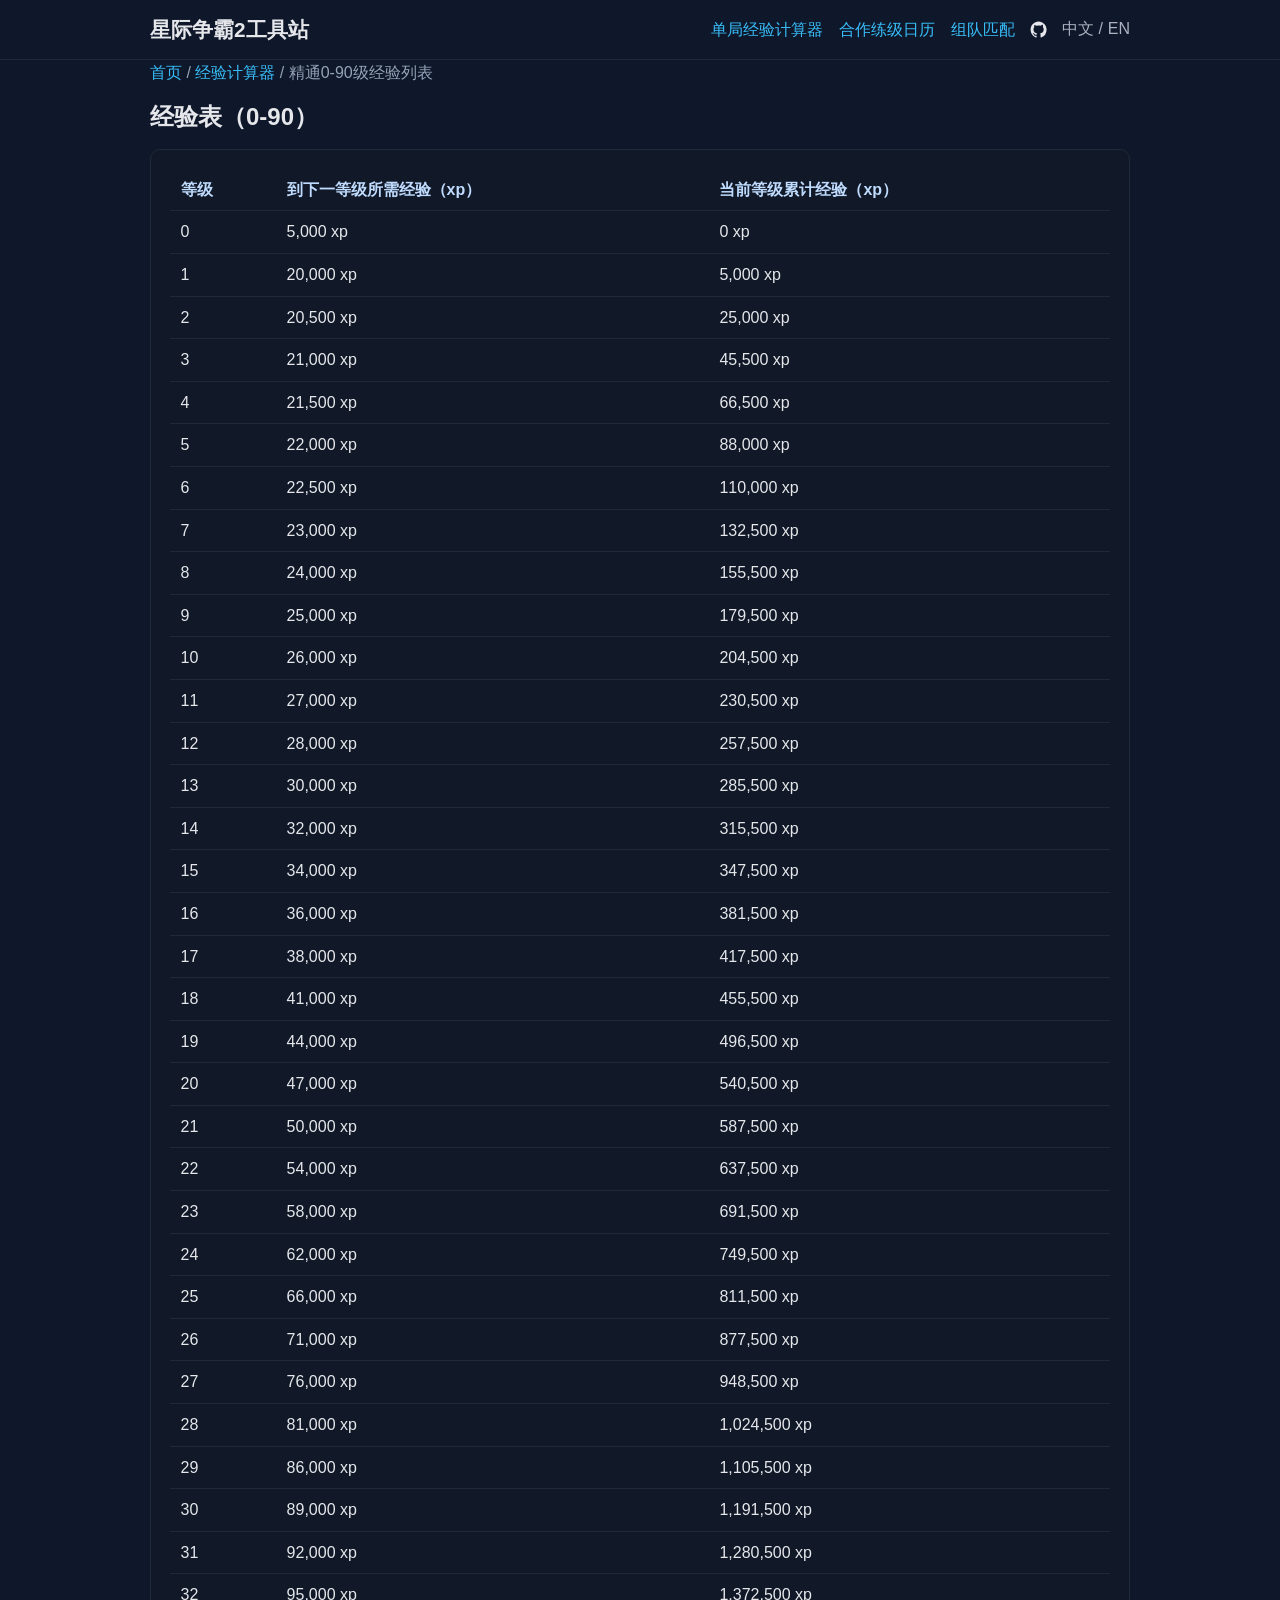
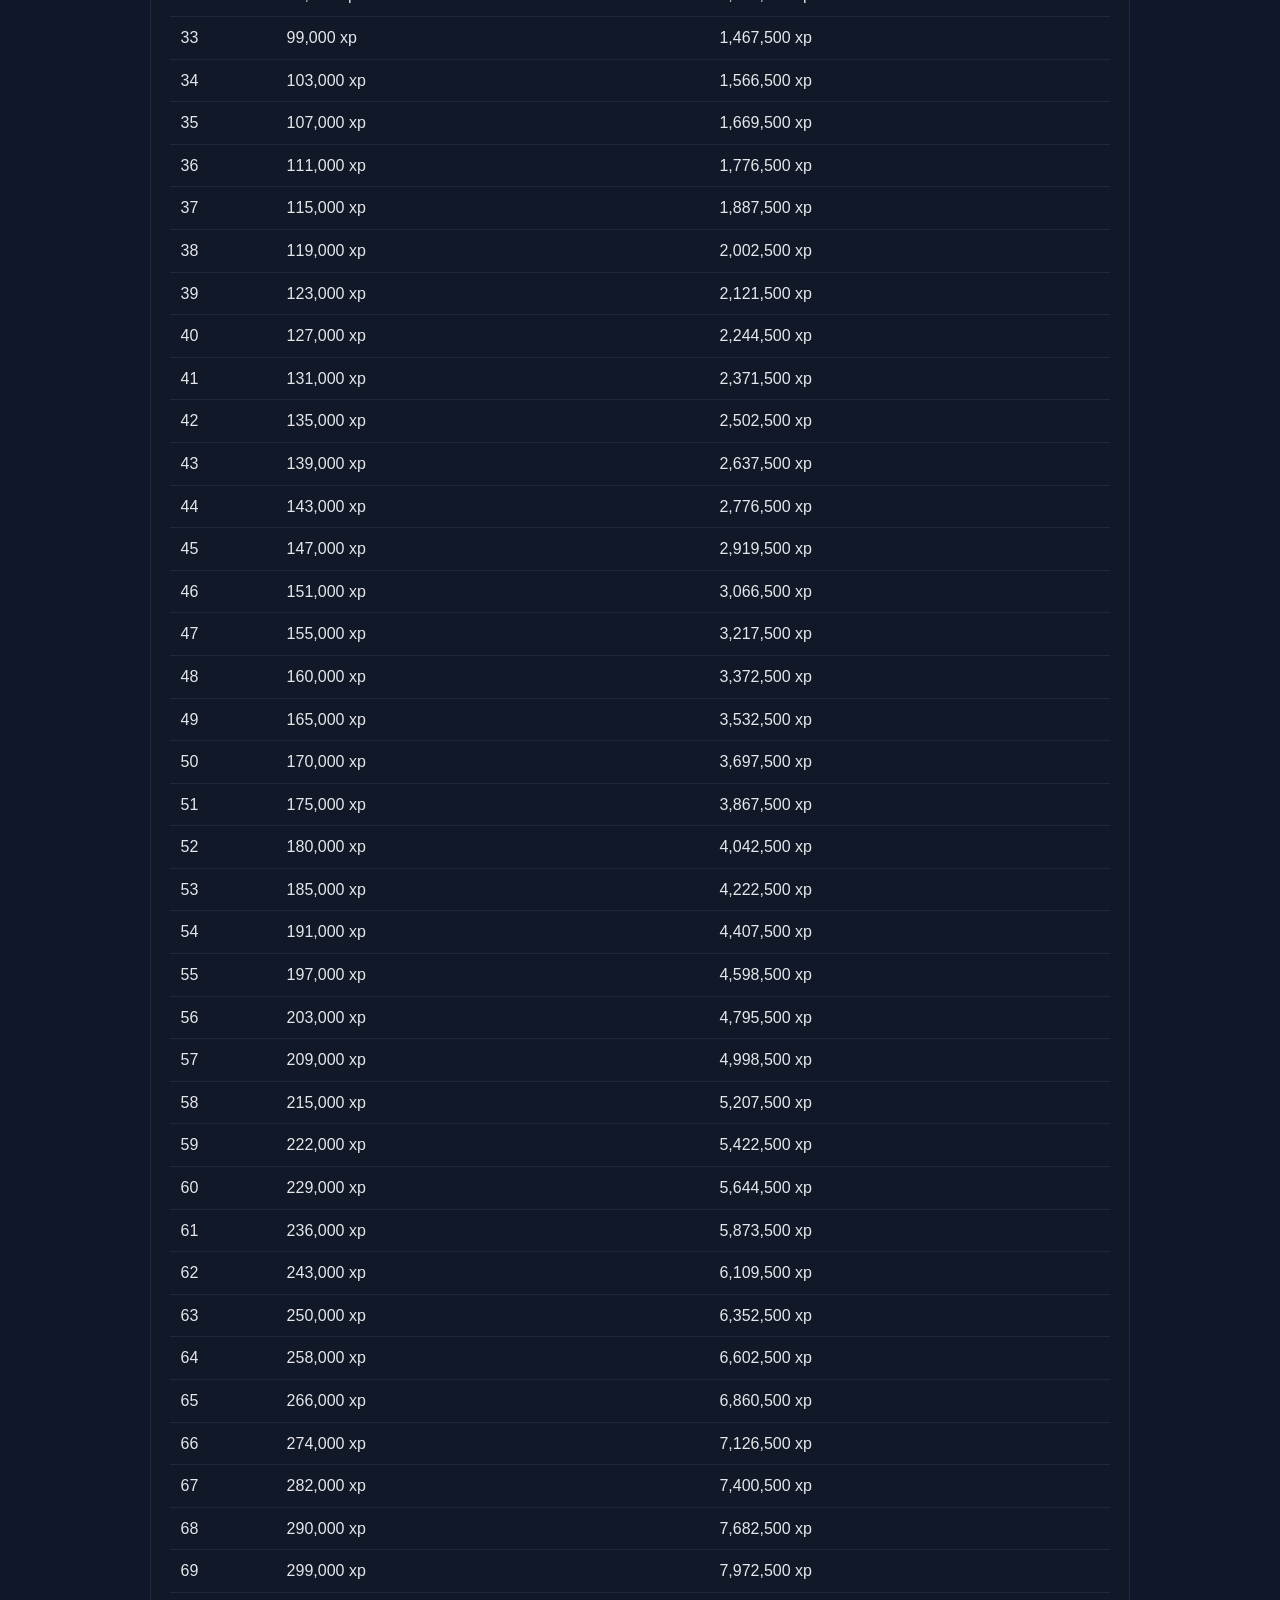
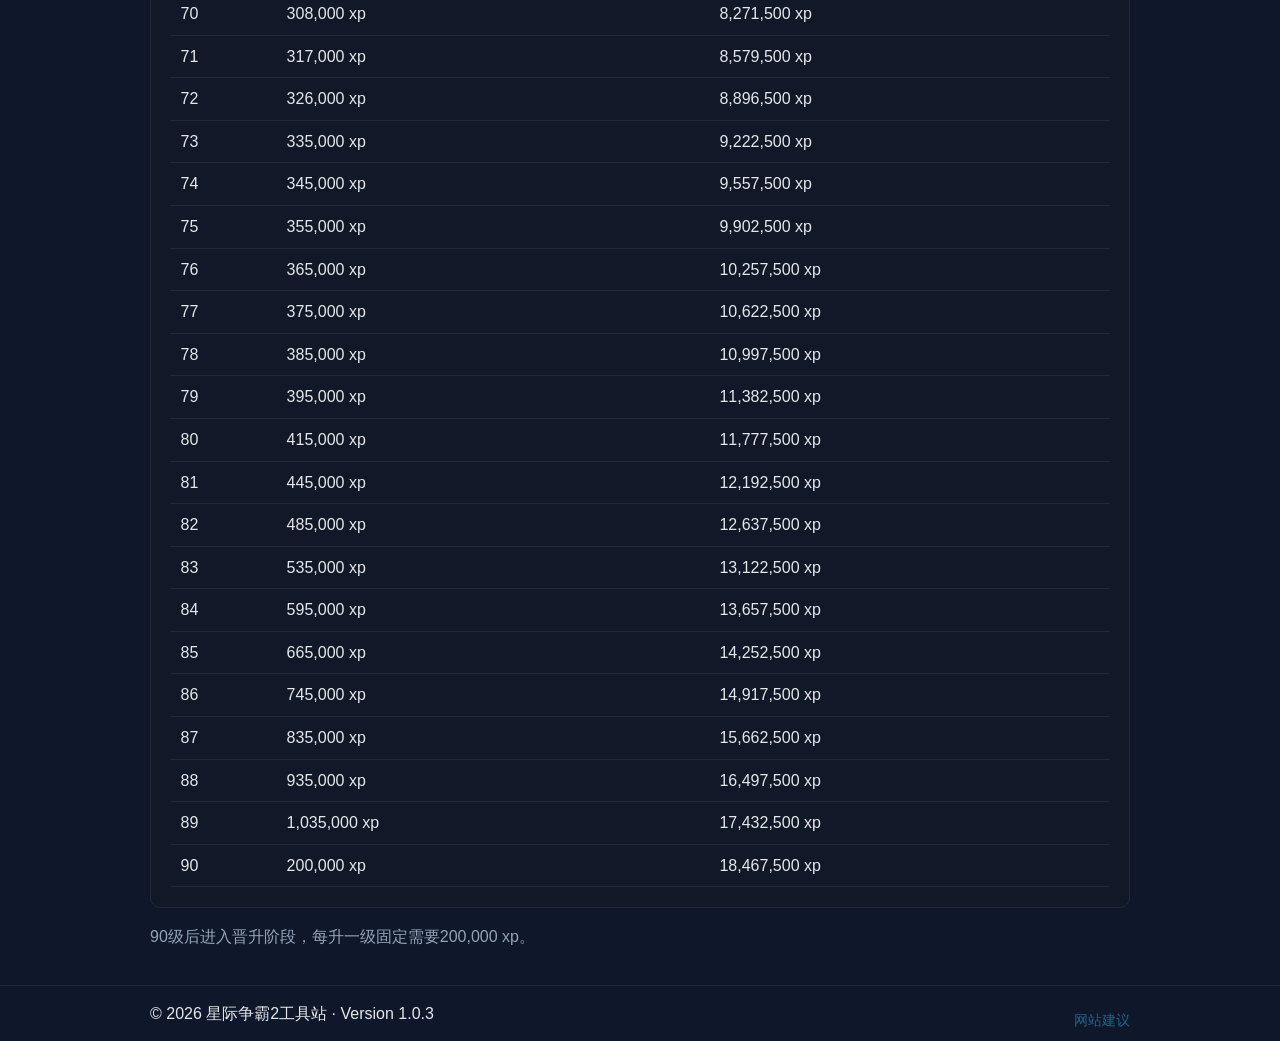
<file: tools/mastery-xp-table.html>
<!doctype html>
<html lang="zh-CN">
<head>
  <meta charset="utf-8">
  <meta name="viewport" content="width=device-width, initial-scale=1">
  <title data-i18n="head.mastery.title">精通0-90级经验列表 - 星际争霸2工具站</title>
  <meta name="description" content="星际争霸2合作模式精通0-90级经验列表，包含每级所需经验与累计经验，并说明90级后晋升经验规则。" data-i18n-content="head.mastery.description">
  <link rel="canonical" href="https://example.com/tools/mastery-xp-table.html">
  <meta property="og:type" content="website">
  <meta property="og:title" content="精通0-90级经验列表" data-i18n-content="head.mastery.ogTitle">
  <meta property="og:description" content="查看精通每级所需经验、累计经验及90级后晋升说明。" data-i18n-content="head.mastery.ogDescription">
  <meta property="og:url" content="https://example.com/tools/mastery-xp-table.html">
  <meta name="twitter:card" content="summary">
  <link rel="stylesheet" href="../assets/css/main.css">
  <link rel="stylesheet" href="../assets/css/site-suggestion.css">
</head>
<body>
  <a class="skip-link" href="#main-content" data-i18n="common.skipToContent">跳到主要内容</a>
  <header class="site-header">
    <div class="container">
      <h1 class="logo"><a href="../index.html" data-i18n="site.name">星际争霸2工具站</a></h1>
      <div class="header-actions">
        <nav aria-label="主导航" data-i18n-aria-label="aria.mainNav">
          <ul class="nav-list">
            <li><a href="./single-xp.html" data-i18n="nav.single">单局经验计算器</a></li>
            <li><a href="./coop-xp.html" data-i18n="nav.coop">合作练级日历</a></li>
            <li><a href="./team-invite.html" data-i18n="nav.teamInvite">组队匹配</a></li>
          </ul>
        </nav>
        <a class="github-link" href="https://github.com/RedCrazyGhost/SC2Tools" target="_blank" rel="noopener noreferrer" aria-label="GitHub repository" title="GitHub">
          <svg viewBox="0 0 24 24" fill="currentColor" aria-hidden="true">
            <path d="M12 2C6.48 2 2 6.59 2 12.25c0 4.52 2.87 8.35 6.84 9.7.5.1.68-.22.68-.5 0-.24-.01-1.05-.01-1.9-2.78.62-3.37-1.22-3.37-1.22-.46-1.2-1.11-1.53-1.11-1.53-.91-.64.07-.63.07-.63 1 .07 1.53 1.06 1.53 1.06.9 1.58 2.35 1.12 2.92.86.09-.67.35-1.12.64-1.38-2.22-.26-4.56-1.14-4.56-5.08 0-1.12.39-2.03 1.03-2.74-.1-.26-.45-1.31.1-2.72 0 0 .84-.28 2.75 1.05A9.3 9.3 0 0 1 12 6.75c.85 0 1.71.12 2.51.35 1.9-1.33 2.74-1.05 2.74-1.05.55 1.41.2 2.46.1 2.72.64.71 1.03 1.62 1.03 2.74 0 3.95-2.34 4.82-4.57 5.07.36.32.67.95.67 1.92 0 1.38-.01 2.5-.01 2.84 0 .28.18.61.69.5A10.27 10.27 0 0 0 22 12.25C22 6.59 17.52 2 12 2Z"/>
          </svg>
        </a>
        <div class="lang-switcher lang-toggle" role="group" data-i18n-aria-label="aria.languageSwitcher" aria-label="语言切换">
          <button type="button" class="lang-toggle-btn" data-lang-switch="zh" data-i18n="lang.zh" aria-pressed="true">中文</button>
          <span class="lang-toggle-sep" aria-hidden="true">/</span>
          <button type="button" class="lang-toggle-btn" data-lang-switch="en" data-i18n="lang.en" aria-pressed="false">EN</button>
        </div>
      </div>
    </div>
  </header>

  <main id="main-content" class="container">
    <nav class="breadcrumb" aria-label="面包屑" data-i18n-aria-label="aria.breadcrumb">
      <a href="../index.html" data-i18n="common.home">首页</a> / <a href="./coop-xp.html" data-i18n="common.calculator">经验计算器</a> / <span data-i18n="index.card.mastery.title">精通0-90级经验列表</span>
    </nav>

    <section>
      <h2 data-i18n="table.mastery.title">经验表（0-90）</h2>
      <div class="table-wrap card">
        <table class="xp-table">
          <thead>
            <tr>
              <th scope="col" data-i18n="table.col.level">等级</th>
              <th scope="col" data-i18n="table.col.toNext">到下一等级所需经验（xp）</th>
              <th scope="col" data-i18n="table.col.cumulative">当前等级累计经验（xp）</th>
            </tr>
          </thead>
          <tbody>
            <tr><td>0</td><td>5,000</td><td>0</td></tr>
            <tr><td>1</td><td>20,000</td><td>5,000</td></tr>
            <tr><td>2</td><td>20,500</td><td>25,000</td></tr>
            <tr><td>3</td><td>21,000</td><td>45,500</td></tr>
            <tr><td>4</td><td>21,500</td><td>66,500</td></tr>
            <tr><td>5</td><td>22,000</td><td>88,000</td></tr>
            <tr><td>6</td><td>22,500</td><td>110,000</td></tr>
            <tr><td>7</td><td>23,000</td><td>132,500</td></tr>
            <tr><td>8</td><td>24,000</td><td>155,500</td></tr>
            <tr><td>9</td><td>25,000</td><td>179,500</td></tr>
            <tr><td>10</td><td>26,000</td><td>204,500</td></tr>
            <tr><td>11</td><td>27,000</td><td>230,500</td></tr>
            <tr><td>12</td><td>28,000</td><td>257,500</td></tr>
            <tr><td>13</td><td>30,000</td><td>285,500</td></tr>
            <tr><td>14</td><td>32,000</td><td>315,500</td></tr>
            <tr><td>15</td><td>34,000</td><td>347,500</td></tr>
            <tr><td>16</td><td>36,000</td><td>381,500</td></tr>
            <tr><td>17</td><td>38,000</td><td>417,500</td></tr>
            <tr><td>18</td><td>41,000</td><td>455,500</td></tr>
            <tr><td>19</td><td>44,000</td><td>496,500</td></tr>
            <tr><td>20</td><td>47,000</td><td>540,500</td></tr>
            <tr><td>21</td><td>50,000</td><td>587,500</td></tr>
            <tr><td>22</td><td>54,000</td><td>637,500</td></tr>
            <tr><td>23</td><td>58,000</td><td>691,500</td></tr>
            <tr><td>24</td><td>62,000</td><td>749,500</td></tr>
            <tr><td>25</td><td>66,000</td><td>811,500</td></tr>
            <tr><td>26</td><td>71,000</td><td>877,500</td></tr>
            <tr><td>27</td><td>76,000</td><td>948,500</td></tr>
            <tr><td>28</td><td>81,000</td><td>1,024,500</td></tr>
            <tr><td>29</td><td>86,000</td><td>1,105,500</td></tr>
            <tr><td>30</td><td>89,000</td><td>1,191,500</td></tr>
            <tr><td>31</td><td>92,000</td><td>1,280,500</td></tr>
            <tr><td>32</td><td>95,000</td><td>1,372,500</td></tr>
            <tr><td>33</td><td>99,000</td><td>1,467,500</td></tr>
            <tr><td>34</td><td>103,000</td><td>1,566,500</td></tr>
            <tr><td>35</td><td>107,000</td><td>1,669,500</td></tr>
            <tr><td>36</td><td>111,000</td><td>1,776,500</td></tr>
            <tr><td>37</td><td>115,000</td><td>1,887,500</td></tr>
            <tr><td>38</td><td>119,000</td><td>2,002,500</td></tr>
            <tr><td>39</td><td>123,000</td><td>2,121,500</td></tr>
            <tr><td>40</td><td>127,000</td><td>2,244,500</td></tr>
            <tr><td>41</td><td>131,000</td><td>2,371,500</td></tr>
            <tr><td>42</td><td>135,000</td><td>2,502,500</td></tr>
            <tr><td>43</td><td>139,000</td><td>2,637,500</td></tr>
            <tr><td>44</td><td>143,000</td><td>2,776,500</td></tr>
            <tr><td>45</td><td>147,000</td><td>2,919,500</td></tr>
            <tr><td>46</td><td>151,000</td><td>3,066,500</td></tr>
            <tr><td>47</td><td>155,000</td><td>3,217,500</td></tr>
            <tr><td>48</td><td>160,000</td><td>3,372,500</td></tr>
            <tr><td>49</td><td>165,000</td><td>3,532,500</td></tr>
            <tr><td>50</td><td>170,000</td><td>3,697,500</td></tr>
            <tr><td>51</td><td>175,000</td><td>3,867,500</td></tr>
            <tr><td>52</td><td>180,000</td><td>4,042,500</td></tr>
            <tr><td>53</td><td>185,000</td><td>4,222,500</td></tr>
            <tr><td>54</td><td>191,000</td><td>4,407,500</td></tr>
            <tr><td>55</td><td>197,000</td><td>4,598,500</td></tr>
            <tr><td>56</td><td>203,000</td><td>4,795,500</td></tr>
            <tr><td>57</td><td>209,000</td><td>4,998,500</td></tr>
            <tr><td>58</td><td>215,000</td><td>5,207,500</td></tr>
            <tr><td>59</td><td>222,000</td><td>5,422,500</td></tr>
            <tr><td>60</td><td>229,000</td><td>5,644,500</td></tr>
            <tr><td>61</td><td>236,000</td><td>5,873,500</td></tr>
            <tr><td>62</td><td>243,000</td><td>6,109,500</td></tr>
            <tr><td>63</td><td>250,000</td><td>6,352,500</td></tr>
            <tr><td>64</td><td>258,000</td><td>6,602,500</td></tr>
            <tr><td>65</td><td>266,000</td><td>6,860,500</td></tr>
            <tr><td>66</td><td>274,000</td><td>7,126,500</td></tr>
            <tr><td>67</td><td>282,000</td><td>7,400,500</td></tr>
            <tr><td>68</td><td>290,000</td><td>7,682,500</td></tr>
            <tr><td>69</td><td>299,000</td><td>7,972,500</td></tr>
            <tr><td>70</td><td>308,000</td><td>8,271,500</td></tr>
            <tr><td>71</td><td>317,000</td><td>8,579,500</td></tr>
            <tr><td>72</td><td>326,000</td><td>8,896,500</td></tr>
            <tr><td>73</td><td>335,000</td><td>9,222,500</td></tr>
            <tr><td>74</td><td>345,000</td><td>9,557,500</td></tr>
            <tr><td>75</td><td>355,000</td><td>9,902,500</td></tr>
            <tr><td>76</td><td>365,000</td><td>10,257,500</td></tr>
            <tr><td>77</td><td>375,000</td><td>10,622,500</td></tr>
            <tr><td>78</td><td>385,000</td><td>10,997,500</td></tr>
            <tr><td>79</td><td>395,000</td><td>11,382,500</td></tr>
            <tr><td>80</td><td>415,000</td><td>11,777,500</td></tr>
            <tr><td>81</td><td>445,000</td><td>12,192,500</td></tr>
            <tr><td>82</td><td>485,000</td><td>12,637,500</td></tr>
            <tr><td>83</td><td>535,000</td><td>13,122,500</td></tr>
            <tr><td>84</td><td>595,000</td><td>13,657,500</td></tr>
            <tr><td>85</td><td>665,000</td><td>14,252,500</td></tr>
            <tr><td>86</td><td>745,000</td><td>14,917,500</td></tr>
            <tr><td>87</td><td>835,000</td><td>15,662,500</td></tr>
            <tr><td>88</td><td>935,000</td><td>16,497,500</td></tr>
            <tr><td>89</td><td>1,035,000</td><td>17,432,500</td></tr>
            <tr><td>90</td><td>200,000</td><td>18,467,500</td></tr>
          </tbody>
        </table>
      </div>
      <p class="hint" data-i18n="table.mastery.note">90级后进入晋升阶段，每升一级固定需要200,000 xp。</p>
    </section>
  </main>

  <footer class="site-footer">
    <div class="container">
      <p data-i18n="site.footer">© 2026 星际争霸2工具站</p>
    </div>
  </footer>
  <script defer src="../assets/js/analytics-config.js"></script>
  <script defer src="../assets/js/analytics.js"></script>
  <script defer src="../assets/js/ga-lazy-loader.js"></script>
  <script defer src="../assets/js/i18n.js"></script>
  <script defer src="../assets/js/invite-url.js"></script>
  <script defer src="../assets/js/invite-api-health.js"></script>
  <script defer src="../assets/js/site-suggestion.js"></script>
  <script>
    (function () {
      const cells = document.querySelectorAll(".xp-table tbody td:nth-child(2), .xp-table tbody td:nth-child(3)");
      cells.forEach(function (cell) {
        const text = cell.textContent ? cell.textContent.trim() : "";
        if (!text || /xp$/i.test(text)) return;
        cell.textContent = `${text} xp`;
      });
    })();
  </script>
</body>
</html>
</file>
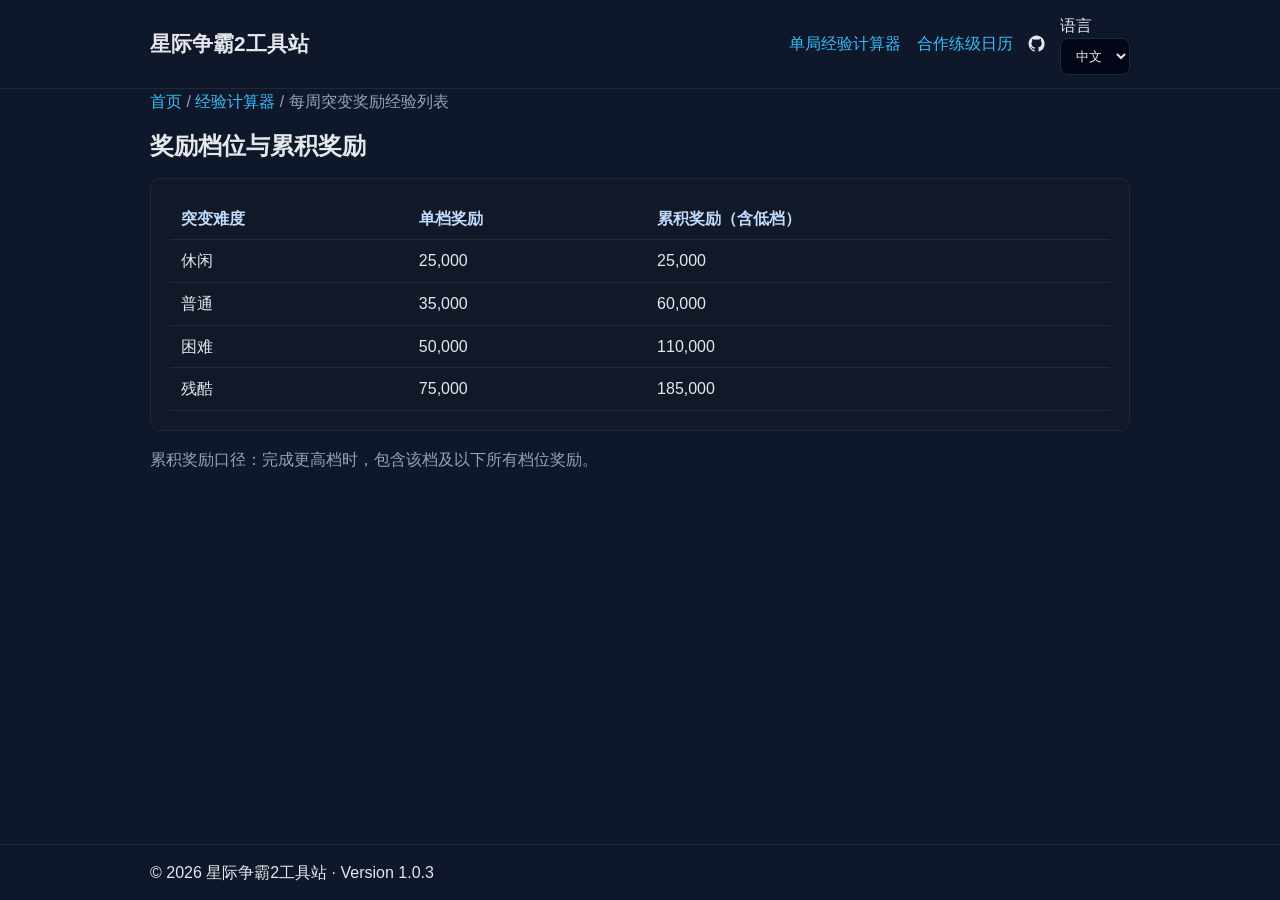
<file: tools/mutation-reward-table.html>
<!doctype html>
<html lang="zh-CN">
<head>
  <meta charset="utf-8">
  <meta name="viewport" content="width=device-width, initial-scale=1">
  <title data-i18n="head.mutation.title">每周突变奖励经验列表 - 星际争霸2工具站</title>
  <meta name="description" content="星际争霸2合作模式每周突变奖励经验列表：各档与累积奖励，包含休闲、普通、困难、残酷四档。" data-i18n-content="head.mutation.description">
  <link rel="canonical" href="https://example.com/tools/mutation-reward-table.html">
  <meta property="og:type" content="website">
  <meta property="og:title" content="每周突变奖励经验列表" data-i18n-content="head.mutation.ogTitle">
  <meta property="og:description" content="查看每周突变奖励各档经验及累积奖励。" data-i18n-content="head.mutation.ogDescription">
  <meta property="og:url" content="https://example.com/tools/mutation-reward-table.html">
  <meta name="twitter:card" content="summary">
  <link rel="stylesheet" href="../assets/css/main.css">
</head>
<body>
  <header class="site-header">
    <div class="container">
      <h1 class="logo"><a href="../index.html" data-i18n="site.name">星际争霸2工具站</a></h1>
      <div class="header-actions">
        <nav aria-label="主导航" data-i18n-aria-label="aria.mainNav">
          <ul class="nav-list">
            <li><a href="./single-xp.html" data-i18n="nav.single">单局经验计算器</a></li>
            <li><a href="./coop-xp.html" data-i18n="nav.coop">合作练级日历</a></li>
          </ul>
        </nav>
        <a class="github-link" href="https://github.com/RedCrazyGhost/SC2Tools" target="_blank" rel="noopener noreferrer" aria-label="GitHub repository" title="GitHub">
          <svg viewBox="0 0 24 24" fill="currentColor" aria-hidden="true">
            <path d="M12 2C6.48 2 2 6.59 2 12.25c0 4.52 2.87 8.35 6.84 9.7.5.1.68-.22.68-.5 0-.24-.01-1.05-.01-1.9-2.78.62-3.37-1.22-3.37-1.22-.46-1.2-1.11-1.53-1.11-1.53-.91-.64.07-.63.07-.63 1 .07 1.53 1.06 1.53 1.06.9 1.58 2.35 1.12 2.92.86.09-.67.35-1.12.64-1.38-2.22-.26-4.56-1.14-4.56-5.08 0-1.12.39-2.03 1.03-2.74-.1-.26-.45-1.31.1-2.72 0 0 .84-.28 2.75 1.05A9.3 9.3 0 0 1 12 6.75c.85 0 1.71.12 2.51.35 1.9-1.33 2.74-1.05 2.74-1.05.55 1.41.2 2.46.1 2.72.64.71 1.03 1.62 1.03 2.74 0 3.95-2.34 4.82-4.57 5.07.36.32.67.95.67 1.92 0 1.38-.01 2.5-.01 2.84 0 .28.18.61.69.5A10.27 10.27 0 0 0 22 12.25C22 6.59 17.52 2 12 2Z"/>
          </svg>
        </a>
        <div class="lang-switcher" aria-label="language switcher" data-i18n-aria-label="aria.languageSwitcher">
          <label for="lang-select-mutation" data-i18n="lang.switcher.label">语言</label>
          <select id="lang-select-mutation" data-lang-select>
            <option value="zh" data-i18n="lang.zh">中文</option>
            <option value="en" data-i18n="lang.en">EN</option>
          </select>
        </div>
      </div>
    </div>
  </header>

  <main class="container">
    <nav class="breadcrumb" aria-label="面包屑" data-i18n-aria-label="aria.breadcrumb">
      <a href="../index.html" data-i18n="common.home">首页</a> / <a href="./coop-xp.html" data-i18n="common.calculator">经验计算器</a> / <span data-i18n="index.card.mutation.title">每周突变奖励经验列表</span>
    </nav>

    <section>
      <h2 data-i18n="table.mutation.title">奖励档位与累积奖励</h2>
      <div class="table-wrap card">
        <table class="xp-table">
          <thead>
            <tr>
              <th scope="col" data-i18n="table.mutation.col.difficulty">突变难度</th>
              <th scope="col" data-i18n="table.mutation.col.single">单档奖励</th>
              <th scope="col" data-i18n="table.mutation.col.cumulative">累积奖励（含低档）</th>
            </tr>
          </thead>
          <tbody>
            <tr><td data-i18n="difficulty.casual">休闲</td><td>25,000</td><td>25,000</td></tr>
            <tr><td data-i18n="difficulty.normal">普通</td><td>35,000</td><td>60,000</td></tr>
            <tr><td data-i18n="difficulty.hard">困难</td><td>50,000</td><td>110,000</td></tr>
            <tr><td data-i18n="difficulty.brutal">残酷</td><td>75,000</td><td>185,000</td></tr>
          </tbody>
        </table>
      </div>
      <p class="hint" data-i18n="table.mutation.note">累积奖励口径：完成更高档时，包含该档及以下所有档位奖励。</p>
    </section>
  </main>

  <footer class="site-footer">
    <div class="container">
      <p data-i18n="site.footer">© 2026 星际争霸2工具站</p>
    </div>
  </footer>
  <script defer src="../assets/js/analytics-config.js"></script>
  <script defer src="../assets/js/analytics.js"></script>
  <script defer src="../assets/js/ga-lazy-loader.js"></script>
  <script defer src="../assets/js/i18n.js"></script>
</body>
</html>
</file>
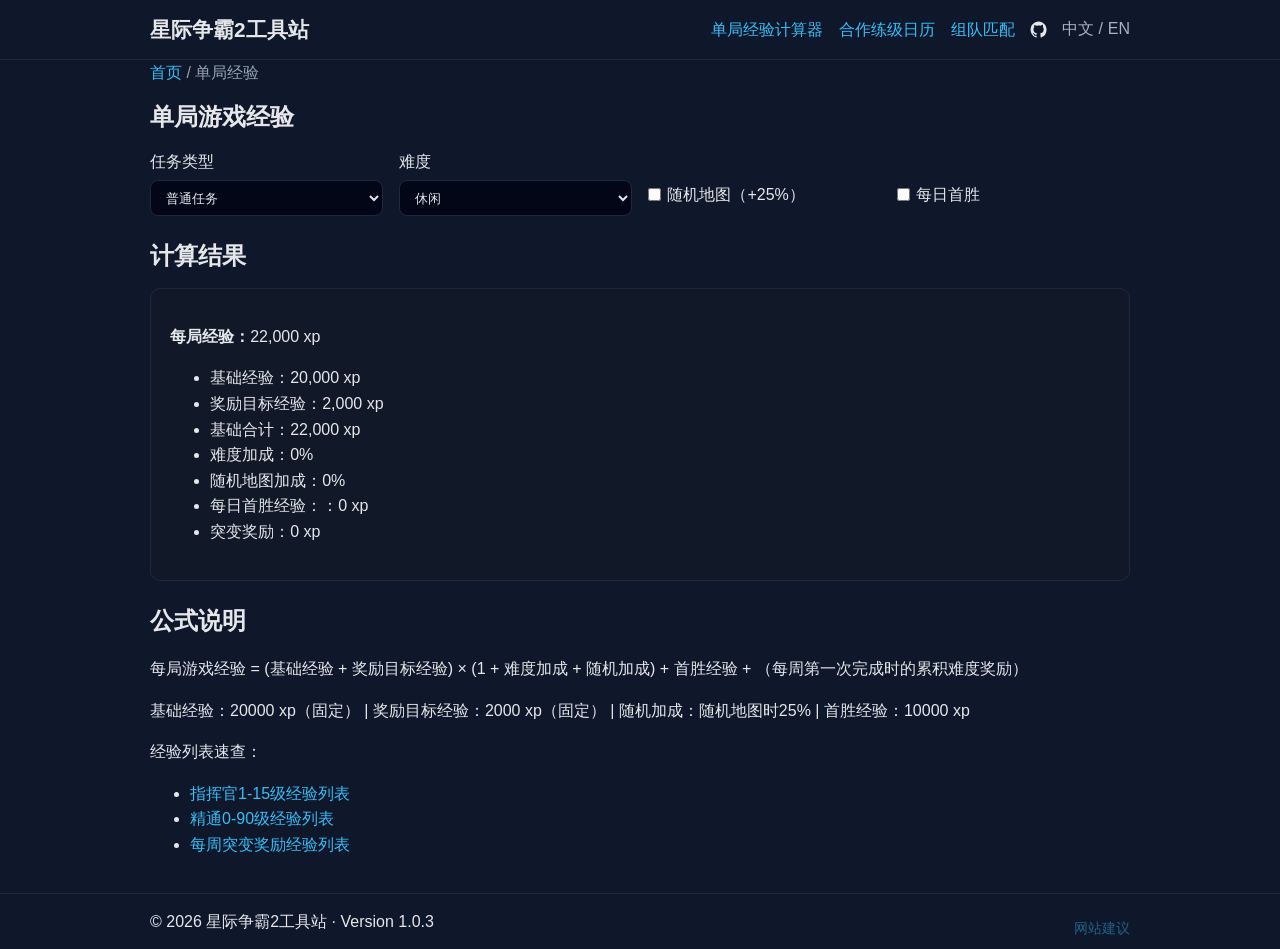
<file: tools/single-xp.html>
<!doctype html>
<html lang="zh-CN">
<head>
  <!-- Google tag (gtag.js) -->
  <script async src="https://www.googletagmanager.com/gtag/js?id=G-T1FL3L29V3"></script>
  <script>
    window.dataLayer = window.dataLayer || [];
    function gtag(){dataLayer.push(arguments);}
    gtag('js', new Date());

    gtag('config', 'G-T1FL3L29V3');
  </script>
  <meta charset="utf-8">
  <meta name="viewport" content="width=device-width, initial-scale=1">
  <title data-i18n="head.single.title">单局游戏经验计算 - 星际争霸2工具站</title>
  <meta name="description" content="星际争霸2合作模式单局游戏经验计算：按固定基础经验、奖励目标经验、难度加成、随机加成与首胜规则计算每局经验。" data-i18n-content="head.single.description">
  <link rel="canonical" href="https://example.com/tools/single-xp.html">
  <meta property="og:type" content="website">
  <meta property="og:title" content="单局游戏经验计算" data-i18n-content="head.single.ogTitle">
  <meta property="og:description" content="按公开官方规则估算单局合作经验。" data-i18n-content="head.single.ogDescription">
  <meta property="og:url" content="https://example.com/tools/single-xp.html">
  <meta name="twitter:card" content="summary">
  <link rel="stylesheet" href="../assets/css/main.css">
  <link rel="stylesheet" href="../assets/css/site-suggestion.css">
</head>
<body>
  <a class="skip-link" href="#main-content" data-i18n="common.skipToContent">跳到主要内容</a>
  <header class="site-header">
    <div class="container">
      <h1 class="logo"><a href="../index.html" data-i18n="site.name">星际争霸2工具站</a></h1>
      <div class="header-actions">
        <nav aria-label="主导航" data-i18n-aria-label="aria.mainNav">
          <ul class="nav-list">
            <li><a href="./single-xp.html" aria-current="page" data-i18n="nav.single">单局经验计算器</a></li>
            <li><a href="./coop-xp.html" data-i18n="nav.coop">合作练级日历</a></li>
            <li><a href="./team-invite.html" data-i18n="nav.teamInvite">组队匹配</a></li>
          </ul>
        </nav>
        <a class="github-link" href="https://github.com/RedCrazyGhost/SC2Tools" target="_blank" rel="noopener noreferrer" aria-label="GitHub repository" title="GitHub">
          <svg viewBox="0 0 24 24" fill="currentColor" aria-hidden="true">
            <path d="M12 2C6.48 2 2 6.59 2 12.25c0 4.52 2.87 8.35 6.84 9.7.5.1.68-.22.68-.5 0-.24-.01-1.05-.01-1.9-2.78.62-3.37-1.22-3.37-1.22-.46-1.2-1.11-1.53-1.11-1.53-.91-.64.07-.63.07-.63 1 .07 1.53 1.06 1.53 1.06.9 1.58 2.35 1.12 2.92.86.09-.67.35-1.12.64-1.38-2.22-.26-4.56-1.14-4.56-5.08 0-1.12.39-2.03 1.03-2.74-.1-.26-.45-1.31.1-2.72 0 0 .84-.28 2.75 1.05A9.3 9.3 0 0 1 12 6.75c.85 0 1.71.12 2.51.35 1.9-1.33 2.74-1.05 2.74-1.05.55 1.41.2 2.46.1 2.72.64.71 1.03 1.62 1.03 2.74 0 3.95-2.34 4.82-4.57 5.07.36.32.67.95.67 1.92 0 1.38-.01 2.5-.01 2.84 0 .28.18.61.69.5A10.27 10.27 0 0 0 22 12.25C22 6.59 17.52 2 12 2Z"/>
          </svg>
        </a>
        <div class="lang-switcher lang-toggle" role="group" data-i18n-aria-label="aria.languageSwitcher" aria-label="语言切换">
          <button type="button" class="lang-toggle-btn" data-lang-switch="zh" data-i18n="lang.zh" aria-pressed="true">中文</button>
          <span class="lang-toggle-sep" aria-hidden="true">/</span>
          <button type="button" class="lang-toggle-btn" data-lang-switch="en" data-i18n="lang.en" aria-pressed="false">EN</button>
        </div>
      </div>
    </div>
  </header>

  <main id="main-content" class="container">
    <nav class="breadcrumb" aria-label="面包屑" data-i18n-aria-label="aria.breadcrumb">
      <a href="../index.html" data-i18n="common.home">首页</a> / <span data-i18n="single.breadcrumb">单局经验</span>
    </nav>

    <section>
      <h2 data-i18n="single.title">单局游戏经验</h2>
      <form id="xp-form" class="form-grid">
        <label>
          <span data-i18n="single.form.taskType">任务类型</span>
          <select name="taskType" required>
            <option value="normal" data-i18n="single.option.normalTask">普通任务</option>
            <option value="mutation" data-i18n="single.option.mutationTask">突变任务</option>
          </select>
        </label>
        <label>
          <span data-i18n="single.form.difficulty">难度</span>
          <select name="difficulty" required>
            <option value="casual" data-i18n="difficulty.casual">休闲</option>
            <option value="normal" data-i18n="difficulty.normal">普通</option>
            <option value="hard" data-i18n="difficulty.hard">困难</option>
            <option value="brutal" data-i18n="difficulty.brutal">残酷</option>
            <option value="brutal1" data-i18n="difficulty.brutal1">残酷+1</option>
            <option value="brutal2" data-i18n="difficulty.brutal2">残酷+2</option>
            <option value="brutal3" data-i18n="difficulty.brutal3">残酷+3</option>
            <option value="brutal4" data-i18n="difficulty.brutal4">残酷+4</option>
            <option value="brutal5" data-i18n="difficulty.brutal5">残酷+5</option>
            <option value="brutal6" data-i18n="difficulty.brutal6">残酷+6</option>
          </select>
        </label>
        <label class="checkbox">
          <input name="randomMapBonus" type="checkbox">
          <span data-i18n="single.form.randomMap">随机地图（+25%）</span>
        </label>
        <label class="checkbox">
          <input name="firstWinBonus" type="checkbox">
          <span id="first-win-bonus-label" data-i18n="single.firstwin.daily">每日首胜</span>
        </label>
      </form>
    </section>

    <section aria-live="polite">
      <h2 data-i18n="single.result.title">计算结果</h2>
      <div id="xp-result" class="card"></div>
    </section>

    <section>
      <h2 data-i18n="single.formula.title">公式说明</h2>
      <p data-i18n="single.formula.line1">每局游戏经验 = (基础经验 + 奖励目标经验) × (1 + 难度加成 + 随机加成) + 首胜经验 + （每周第一次完成时的累积难度奖励）</p>
      <p data-i18n="single.formula.line2">基础经验：20000 xp（固定） | 奖励目标经验：2000 xp（固定） | 随机加成：随机地图时25% | 首胜经验：10000 xp</p>
      <p data-i18n="single.quicklinks">经验列表速查：</p>
      <ul>
        <li><a href="./commander-xp-table.html" data-i18n="index.card.commander.title">指挥官1-15级经验列表</a></li>
        <li><a href="./mastery-xp-table.html" data-i18n="index.card.mastery.title">精通0-90级经验列表</a></li>
        <li><a href="./mutation-reward-table.html" data-i18n="index.card.mutation.title">每周突变奖励经验列表</a></li>
      </ul>
    </section>
  </main>

  <footer class="site-footer">
    <div class="container">
      <p data-i18n="site.footer">© 2026 星际争霸2工具站</p>
    </div>
  </footer>
  <script defer src="../assets/js/analytics-config.js"></script>
  <script defer src="../assets/js/analytics.js"></script>
  <script defer src="../assets/js/xp-data.js"></script>
  <script defer src="../assets/js/i18n.js"></script>
  <script defer src="../assets/js/invite-url.js"></script>
  <script defer src="../assets/js/invite-api-health.js"></script>
  <script defer src="../assets/js/site-suggestion.js"></script>
  <script defer src="../assets/js/single-xp.js"></script>
</body>
</html>
</file>
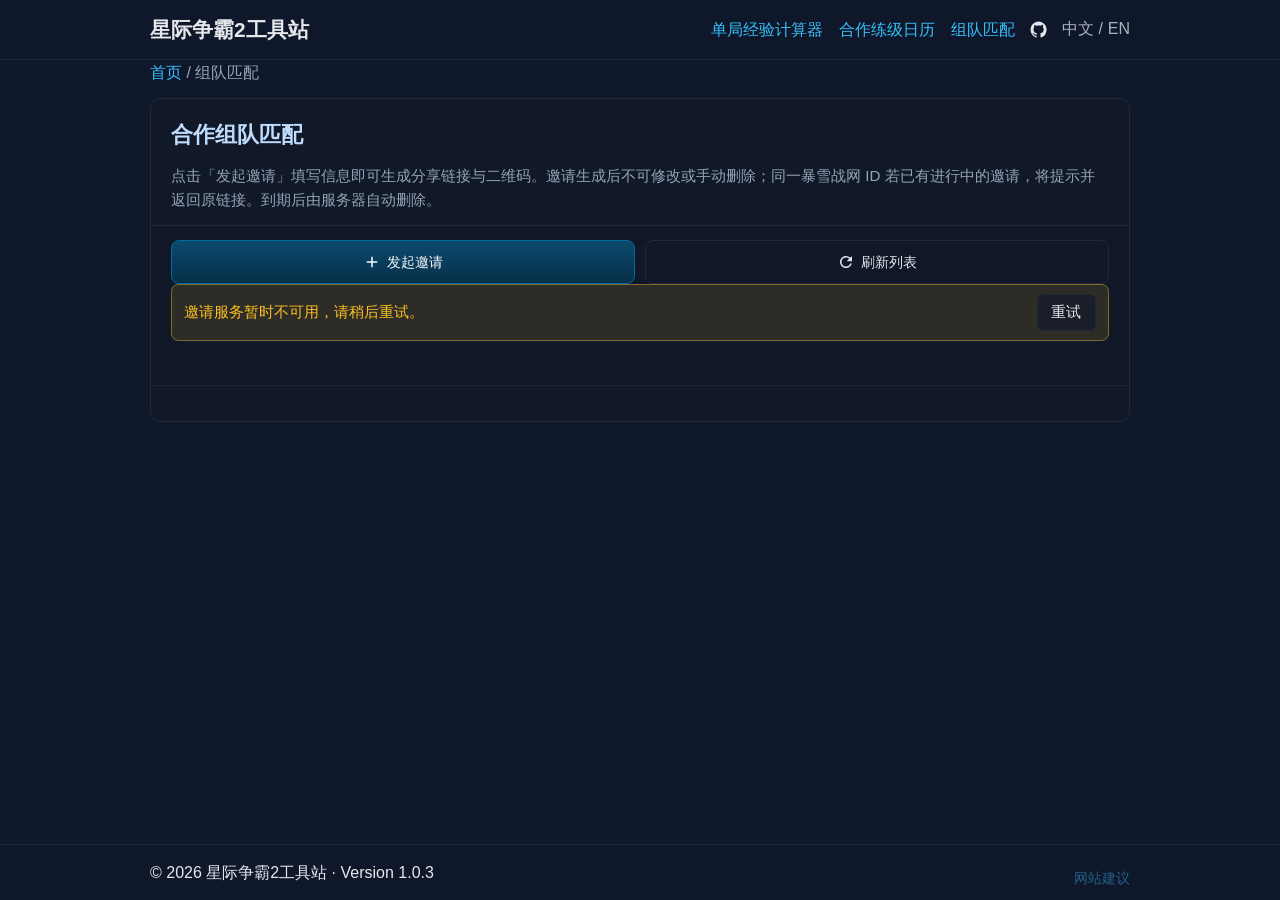
<file: tools/team-invite.html>
<!doctype html>
<html lang="zh-CN">
<head>
  <!-- Google tag (gtag.js) -->
  <script async src="https://www.googletagmanager.com/gtag/js?id=G-T1FL3L29V3"></script>
  <script>
    window.dataLayer = window.dataLayer || [];
    function gtag(){dataLayer.push(arguments);}
    gtag('js', new Date());
    gtag('config', 'G-T1FL3L29V3');
  </script>
  <meta charset="utf-8">
  <meta name="viewport" content="width=device-width, initial-scale=1">
  <title data-i18n="head.teamInvite.title">合作组队匹配 - 星际争霸2工具站</title>
  <meta name="description" content="为合作模式组队生成分享链接与二维码。" data-i18n-content="head.teamInvite.description">
  <link rel="canonical" href="https://example.com/tools/team-invite.html">
  <meta property="og:type" content="website">
  <meta property="og:title" content="合作组队匹配" data-i18n-content="head.teamInvite.ogTitle">
  <meta property="og:description" content="生成组队分享链接与二维码。" data-i18n-content="head.teamInvite.ogDescription">
  <meta property="og:url" content="https://example.com/tools/team-invite.html">
  <meta name="twitter:card" content="summary">
  <!-- API 基址：留空则本地开发用 127.0.0.1:8080，生产用 https://api.redcrazyghost.vip；可填覆盖 -->
  <meta name="sc2-invite-api-base" content="">
  <!-- 可选：分享链接使用的静态站域名；留空则用当前页面域名 -->
  <meta name="sc2-invite-static-base" content="">
  <link rel="stylesheet" href="../assets/css/main.css">
  <link rel="stylesheet" href="../assets/css/site-suggestion.css">
  <link rel="stylesheet" href="../assets/css/team-invite.css">
</head>
<body>
  <a class="skip-link" href="#main-content" data-i18n="common.skipToContent">跳到主要内容</a>
  <header class="site-header">
    <div class="container">
      <h1 class="logo"><a href="../index.html" data-i18n="site.name">星际争霸2工具站</a></h1>
      <div class="header-actions">
        <nav aria-label="主导航" data-i18n-aria-label="aria.mainNav">
          <ul class="nav-list">
            <li><a href="./single-xp.html" data-i18n="nav.single">单局经验计算器</a></li>
            <li><a href="./coop-xp.html" data-i18n="nav.coop">合作练级日历</a></li>
            <li><a href="./team-invite.html" aria-current="page" data-i18n="nav.teamInvite">组队匹配</a></li>
          </ul>
        </nav>
        <a class="github-link" href="https://github.com/RedCrazyGhost/SC2Tools" target="_blank" rel="noopener noreferrer" aria-label="GitHub repository" title="GitHub">
          <svg viewBox="0 0 24 24" fill="currentColor" aria-hidden="true">
            <path d="M12 2C6.48 2 2 6.59 2 12.25c0 4.52 2.87 8.35 6.84 9.7.5.1.68-.22.68-.5 0-.24-.01-1.05-.01-1.9-2.78.62-3.37-1.22-3.37-1.22-.46-1.2-1.11-1.53-1.11-1.53-.91-.64.07-.63.07-.63 1 .07 1.53 1.06 1.53 1.06.9 1.58 2.35 1.12 2.92.86.09-.67.35-1.12.64-1.38-2.22-.26-4.56-1.14-4.56-5.08 0-1.12.39-2.03 1.03-2.74-.1-.26-.45-1.31.1-2.72 0 0 .84-.28 2.75 1.05A9.3 9.3 0 0 1 12 6.75c.85 0 1.71.12 2.51.35 1.9-1.33 2.74-1.05 2.74-1.05.55 1.41.2 2.46.1 2.72.64.71 1.03 1.62 1.03 2.74 0 3.95-2.34 4.82-4.57 5.07.36.32.67.95.67 1.92 0 1.38-.01 2.5-.01 2.84 0 .28.18.61.69.5A10.27 10.27 0 0 0 22 12.25C22 6.59 17.52 2 12 2Z"/>
          </svg>
        </a>
        <div class="lang-switcher lang-toggle" role="group" data-i18n-aria-label="aria.languageSwitcher" aria-label="语言切换">
          <button type="button" class="lang-toggle-btn" data-lang-switch="zh" data-i18n="lang.zh" aria-pressed="true">中文</button>
          <span class="lang-toggle-sep" aria-hidden="true">/</span>
          <button type="button" class="lang-toggle-btn" data-lang-switch="en" data-i18n="lang.en" aria-pressed="false">EN</button>
        </div>
      </div>
    </div>
  </header>

  <main id="main-content" class="container">
    <nav class="breadcrumb" aria-label="面包屑" data-i18n-aria-label="aria.breadcrumb">
      <a href="../index.html" data-i18n="common.home">首页</a> / <span data-i18n="teamInvite.breadcrumb">组队匹配</span>
    </nav>

    <section class="card team-invite-panel">
      <header class="team-invite-panel-head">
        <h2 data-i18n="teamInvite.title">合作组队匹配</h2>
        <p id="teamInviteIntro" class="team-invite-lead"></p>
      </header>
      <div class="team-invite-panel-toolbar">
        <div class="team-invite-toolbar-row">
          <button type="button" id="openInviteModal" class="team-invite-toolbar-btn btn-team-invite-primary">
            <svg viewBox="0 0 24 24" fill="currentColor" aria-hidden="true">
              <path d="M19 13h-6v6h-2v-6H5v-2h6V5h2v6h6v2z"/>
            </svg>
            <span data-i18n="teamInvite.create">发起邀请</span>
          </button>
          <button type="button" id="refreshBtn" class="team-invite-toolbar-btn team-invite-toolbar-btn--secondary">
            <svg viewBox="0 0 24 24" fill="currentColor" aria-hidden="true">
              <path d="M17.65 6.35A7.958 7.958 0 0 0 12 4c-4.42 0-7.99 3.58-7.99 8s3.57 8 7.99 8c3.73 0 6.84-2.55 7.73-6h-2.08a5.99 5.99 0 0 1-5.65 4c-3.31 0-6-2.69-6-6s2.69-6 6-6c1.66 0 3.14.69 4.22 1.78L13 11h7V4l-2.35 2.35Z"/>
            </svg>
            <span data-i18n="teamInvite.refresh">刷新列表</span>
          </button>
        </div>
        <p id="statusLine" class="team-invite-page-status" aria-live="polite"></p>
      </div>
      <div class="team-invite-panel-body">
        <div id="inviteList" class="team-invite-list" aria-live="polite"></div>
      </div>
    </section>
  </main>

  <div id="inviteModal" class="team-invite-modal" hidden>
    <div class="team-invite-modal-backdrop" data-close-invite-modal tabindex="-1"></div>
    <div
      class="team-invite-modal-panel"
      role="dialog"
      aria-modal="true"
      aria-labelledby="inviteModalTitle"
    >
      <header class="team-invite-modal-header">
        <h3 id="inviteModalTitle" data-i18n="teamInvite.modalTitle">发起邀请</h3>
        <button
          type="button"
          class="team-invite-modal-close"
          data-close-invite-modal
          data-i18n-aria-label="aria.closeInviteModal"
          aria-label="关闭"
        >&times;</button>
      </header>
      <p id="modalStatusLine" class="team-invite-modal-status" aria-live="polite"></p>
      <div id="inviteModalFormWrap">
        <p class="team-invite-modal-hint" data-i18n="teamInvite.modalHint">填写后提交即可生成分享链接与二维码。</p>
        <form id="inviteModalForm" class="form-grid team-invite-modal-form" onsubmit="return false;">
        <label>
          <span data-i18n="teamInvite.inviteTitleLabel">邀请标题</span>
          <input id="inviteTitle" name="inviteTitle" maxlength="80" data-i18n-placeholder="teamInvite.inviteTitlePlaceholder" placeholder="例如：周末突变组队">
          <span class="team-invite-field-hint" data-i18n="teamInvite.inviteTitleHint">1～80 字，将显示在邀请卡片与公开页顶部。</span>
        </label>
        <label>
          <span data-i18n="teamInvite.blizzardId">暴雪战网 ID</span>
          <input id="blizzardId" name="blizzardId" maxlength="18" autocomplete="username" data-i18n-placeholder="teamInvite.blizzardIdPlaceholder" placeholder="示例：PlayerName#1234">
        </label>
        <label>
          <span data-i18n="teamInvite.note">说明（可选）</span>
          <textarea id="note" name="note" rows="2" maxlength="250" aria-describedby="noteHint"></textarea>
          <span id="noteHint" class="team-invite-field-hint" data-i18n="teamInvite.noteHint">最多 250 字。</span>
        </label>
        <label class="team-invite-span-full">
          <span data-i18n="teamInvite.expiresAtLabel">截止时间</span>
          <input id="inviteExpiresAt" name="inviteExpiresAt" type="datetime-local" step="60" aria-describedby="inviteExpiresAtHint">
          <span id="inviteExpiresAtHint" class="team-invite-field-hint" data-i18n="teamInvite.expiresAtHint">须为未来时间，最多 30 天内（默认 3 天后）。到期后邀请将从服务器删除，链接失效。</span>
        </label>
        <div class="team-invite-span-full team-invite-calendar-option">
          <label class="team-invite-inline-checkbox">
            <input type="checkbox" id="includeInvitePoster" name="includeInvitePoster" value="protoss-want-you" />
            <span data-i18n="teamInvite.includePoster">使用 Protoss 招募海报</span>
          </label>
          <p class="team-invite-field-hint" data-i18n="teamInvite.includePosterHint">开启后，分享页顶部会显示招募风格海报图。</p>
        </div>
        <div class="team-invite-modal-actions">
          <button type="button" id="modalCancelBtn" data-i18n="common.cancel">取消</button>
          <button type="button" id="modalSubmitInvite" class="btn-team-invite-primary" data-i18n="teamInvite.modalSubmit">确定</button>
        </div>
        </form>
      </div>
      <div id="inviteModalResult" class="team-invite-modal-result" hidden>
        <p><strong data-i18n="teamInvite.shortUrl">分享链接</strong>：<a id="resultLink" href="#" rel="noopener noreferrer" target="_blank"></a></p>
        <p><strong data-i18n="teamInvite.qr">二维码</strong></p>
        <div id="qrWrap"></div>
        <p id="resultExpiresLine" hidden><strong data-i18n="teamInvite.resultExpires">有效期至：</strong><span id="resultExpiresValue"></span></p>
        <div class="team-invite-modal-actions">
          <button type="button" id="modalDoneBtn" class="btn-team-invite-primary" data-i18n="teamInvite.modalDone">完成</button>
        </div>
      </div>
    </div>
  </div>

  <footer class="site-footer">
    <div class="container">
      <p data-i18n="site.footer">© 2026 星际争霸2工具站</p>
    </div>
  </footer>
  <script defer src="../assets/js/analytics-config.js"></script>
  <script defer src="../assets/js/analytics.js"></script>
  <script defer src="../assets/js/qrcode.min.js"></script>
  <script defer src="../assets/js/i18n.js"></script>
  <script defer src="../assets/js/invite-url.js"></script>
  <script defer src="../assets/js/invite-api-health.js"></script>
  <script defer src="../assets/js/invite-validate.js"></script>
  <script defer src="../assets/js/site-suggestion.js"></script>
  <script defer src="../assets/js/team-invite.js"></script>
</body>
</html>
</file>
<file: assets/css/main.css>
:root {
  --bg: #0f172a;
  --panel: #111827;
  --text: #e5e7eb;
  --muted: #94a3b8;
  --lang-active: #ffffff;
  --lang-inactive: #abb2bf;
  --accent: #38bdf8;
  --border: #1f2937;
  --site-footer-height: 3.5rem;
  --heading: #bfdbfe;
  --input-bg: #020617;
  --success: #86efac;
  --danger: #f87171;
  --warn: #fbbf24;
  --radius-sm: 6px;
  --radius-md: 8px;
  --radius-lg: 10px;
  --radius-xl: 12px;
}

* {
  box-sizing: border-box;
}

html {
  height: 100%;
}

body {
  margin: 0;
  min-height: 100%;
  min-height: 100dvh;
  display: flex;
  flex-direction: column;
  font-family: -apple-system, BlinkMacSystemFont, "Segoe UI", Roboto, sans-serif;
  background: var(--bg);
  color: var(--text);
  line-height: 1.6;
}

a,
a:hover,
a:focus-visible,
a:visited,
a:active {
  color: var(--accent);
  text-decoration: none;
}

.container {
  width: min(980px, 92vw);
  margin: 0 auto;
}

.site-header {
  flex-shrink: 0;
  border-bottom: 1px solid var(--border);
  padding: 0.8rem 0;
}

main.container,
main#main-content.container {
  flex: 1 1 auto;
  min-height: 0;
  padding-bottom: 1.25rem;
}

.site-header .container {
  display: flex;
  flex-wrap: wrap;
  align-items: center;
  justify-content: space-between;
  gap: 0.5rem 1rem;
}

.site-header .nav-list {
  margin-top: 0;
}

.header-actions {
  display: flex;
  align-items: center;
  gap: 0.75rem;
  flex-wrap: wrap;
}

.site-footer {
  flex-shrink: 0;
  height: var(--site-footer-height);
  min-height: var(--site-footer-height);
  margin-top: 0;
  padding: 0;
  border-top: 1px solid var(--border);
  border-bottom: 0;
  display: flex;
  align-items: center;
}

.site-footer p {
  margin: 0;
}

.logo {
  margin: 0;
  font-size: 1.3rem;
}

.logo a {
  color: inherit;
}

.logo a:hover,
.logo a:focus-visible {
  color: var(--accent);
}

.nav-list {
  list-style: none;
  padding: 0;
  margin: 0;
  display: flex;
  gap: 1rem;
  flex-wrap: wrap;
}

/* 语言切换：当前项纯白，未选中与「/」为浅灰，无下拉框样式 */
.lang-switcher.lang-toggle {
  display: inline-flex;
  align-items: center;
  flex-shrink: 0;
  gap: 0.3rem;
  font-size: inherit;
  line-height: 1.4;
}

.lang-toggle-sep {
  color: var(--lang-inactive);
  user-select: none;
  pointer-events: none;
}

.lang-switcher .lang-toggle-btn {
  margin: 0;
  padding: 0;
  border: none;
  border-radius: 0;
  background: transparent;
  color: var(--lang-inactive);
  font-size: inherit;
  font-weight: inherit;
  line-height: inherit;
  cursor: pointer;
  font-family: inherit;
}

.lang-switcher .lang-toggle-btn:hover,
.lang-switcher .lang-toggle-btn:focus-visible {
  color: var(--lang-active);
  background: transparent;
  outline: none;
}

.lang-switcher .lang-toggle-btn[aria-pressed="true"] {
  color: var(--lang-active);
  font-weight: inherit;
  cursor: default;
}

.lang-switcher .lang-toggle-btn[aria-pressed="true"]:hover,
.lang-switcher .lang-toggle-btn[aria-pressed="true"]:focus-visible {
  color: var(--lang-active);
}

.github-link {
  display: inline-flex;
  align-items: center;
  justify-content: center;
  width: 1.4rem;
  height: 1.4rem;
  color: var(--text);
}

.github-link:hover,
.github-link:focus-visible {
  color: var(--accent);
}

.github-link svg {
  width: 1.2rem;
  height: 1.2rem;
}

.hero {
  margin: 1.2rem 0;
}

.card-grid {
  display: grid;
  gap: 1rem;
  grid-template-columns: repeat(auto-fit, minmax(250px, 1fr));
}

.card {
  background: var(--panel);
  border: 1px solid var(--border);
  border-radius: var(--radius-lg);
  padding: 1.2rem;
}

.btn-primary {
  border-color: #0369a1;
  background: linear-gradient(180deg, #0c4a6e 0%, #082f49 100%);
  color: #f8fafc;
}

.btn-primary:hover,
.btn-primary:focus-visible {
  border-color: var(--accent);
  color: #fff;
}

.btn-secondary {
  border: 1px solid var(--border);
  background: rgba(15, 23, 42, 0.65);
  color: var(--text);
}

.btn-secondary:hover,
.btn-secondary:focus-visible {
  border-color: var(--accent);
  color: var(--accent);
}

.text-error {
  color: var(--danger);
}

.text-success {
  color: var(--success);
}

.text-warn {
  color: var(--warn);
}

.invite-api-banner {
  display: none;
  flex-wrap: wrap;
  align-items: center;
  gap: 0.55rem 0.75rem;
  margin: 0 0 0.65rem;
  padding: 0.55rem 0.75rem;
  border: 1px solid color-mix(in srgb, var(--warn) 45%, var(--border));
  border-radius: 0.45rem;
  background: color-mix(in srgb, var(--warn) 12%, transparent);
  color: var(--warn);
  font-size: 0.92rem;
}

.invite-api-banner:not([hidden]) {
  display: flex;
}

.invite-api-banner-text {
  flex: 1 1 12rem;
}

.invite-api-retry-btn {
  display: inline-block;
  flex: 0 0 auto;
  margin: 0;
  padding: 0.35rem 0.85rem;
  border: 1px solid var(--border);
  border-radius: 0.35rem;
  background: rgba(15, 23, 42, 0.65);
  color: var(--text);
  font: inherit;
  cursor: pointer;
}

.invite-api-retry-btn:hover,
.invite-api-retry-btn:focus-visible {
  border-color: var(--accent);
  color: var(--accent);
}

.invite-pub-msg .invite-api-retry-btn {
  margin-top: 0.65rem;
}

.site-suggestion-link:disabled,
.site-suggestion-link[aria-disabled="true"] {
  opacity: 0.45;
  cursor: not-allowed;
  text-decoration: none;
}

.table-wrap {
  overflow-x: auto;
}

.xp-table {
  width: 100%;
  border-collapse: collapse;
  min-width: 520px;
}

.xp-table th,
.xp-table td {
  padding: 0.5rem 0.65rem;
  border-bottom: 1px solid var(--border);
  text-align: left;
}

.xp-table thead th {
  color: var(--heading);
  font-weight: 600;
}

.form-grid {
  display: grid;
  gap: 1rem;
  grid-template-columns: repeat(auto-fit, minmax(220px, 1fr));
}


label {
  display: flex;
  flex-direction: column;
  gap: 0.35rem;
}

input,
select,
textarea,
button {
  border-radius: var(--radius-md);
  border: 1px solid var(--border);
  padding: 0.55rem 0.7rem;
  background: var(--input-bg);
  color: var(--text);
}

input::placeholder,
textarea::placeholder {
  color: var(--muted);
  opacity: 1;
}

button {
  margin-top: 0.8rem;
  cursor: pointer;
}

.checkbox {
  flex-direction: row;
  align-items: center;
}

#xp-form {
  align-items: end;
}

#xp-form .checkbox {
  padding-bottom: 0.55rem;
  gap: 0.4rem;
}

#xp-form .checkbox input {
  margin: 0;
}

.breadcrumb,
.hint {
  color: var(--muted);
}

main.container > section {
  margin-top: 1.3rem;
}

main.container > section:first-of-type {
  margin-top: 0.8rem;
}

main.container h2 {
  margin: 0 0 0.75rem;
}

main.container h3 {
  margin: 0.6rem 0 0.7rem;
}


.skip-link {
  position: absolute;
  left: -999px;
}

.skip-link:focus {
  left: 1rem;
  top: 1rem;
  background: #fff;
  color: #000;
  padding: 0.5rem;
}

@media (max-width: 640px) {
  .logo {
    font-size: 1.1rem;
  }

  .nav-list {
    gap: 0.65rem;
    font-size: 0.92rem;
  }
}
</file>
<file: assets/css/site-suggestion.css>
.site-footer-inner {
  display: flex;
  flex-wrap: wrap;
  align-items: center;
  justify-content: space-between;
  gap: 0.5rem 1rem;
}

.site-suggestion-link {
  font-size: 0.9rem;
  color: var(--accent);
  background: none;
  border: none;
  padding: 0;
  cursor: pointer;
  font-family: inherit;
}

.site-suggestion-link:hover,
.site-suggestion-link:focus-visible {
  text-decoration: underline;
}

.site-suggestion-modal {
  position: fixed;
  inset: 0;
  z-index: 1200;
  display: flex;
  align-items: center;
  justify-content: center;
  padding: 1rem;
}

.site-suggestion-modal[hidden] {
  display: none;
}

.site-suggestion-modal-backdrop {
  position: absolute;
  inset: 0;
  background: rgba(0, 0, 0, 0.55);
}

.site-suggestion-modal-panel {
  position: relative;
  width: min(520px, 100%);
  max-height: min(90vh, 640px);
  overflow: auto;
  background: var(--panel);
  border: 1px solid var(--border);
  border-radius: 10px;
  padding: 1.25rem 1.35rem 1.35rem;
  box-shadow: 0 12px 40px rgba(0, 0, 0, 0.35);
}

.site-suggestion-modal-head {
  display: flex;
  align-items: flex-start;
  justify-content: space-between;
  gap: 0.75rem;
  margin-bottom: 0.75rem;
}

.site-suggestion-modal-head h2 {
  margin: 0;
  font-size: 1.15rem;
}

.site-suggestion-modal-close {
  flex-shrink: 0;
  background: transparent;
  border: 1px solid var(--border);
  color: var(--text);
  border-radius: 6px;
  width: 2rem;
  height: 2rem;
  cursor: pointer;
  font-size: 1.25rem;
  line-height: 1;
}

.site-suggestion-modal-hint {
  margin: 0 0 1rem;
  font-size: 0.88rem;
  color: var(--muted);
}

.site-suggestion-form label {
  display: block;
  margin-bottom: 0.85rem;
}

.site-suggestion-form label > span {
  display: block;
  margin-bottom: 0.35rem;
  font-size: 0.9rem;
}

.site-suggestion-form textarea,
.site-suggestion-form input[type="text"] {
  width: 100%;
  padding: 0.5rem 0.6rem;
  border: 1px solid var(--border);
  border-radius: 6px;
  background: var(--bg);
  color: var(--text);
  font: inherit;
}

.site-suggestion-form textarea {
  min-height: 6rem;
  resize: vertical;
}

.site-suggestion-status {
  min-height: 1.25rem;
  margin: 0 0 0.75rem;
  font-size: 0.88rem;
}

.site-suggestion-status.is-error {
  color: #f87171;
}

.site-suggestion-status.is-ok {
  color: #86efac;
}

.site-suggestion-actions {
  display: flex;
  justify-content: flex-end;
  gap: 0.5rem;
}

.site-suggestion-actions button {
  padding: 0.45rem 0.9rem;
  border-radius: 6px;
  border: 1px solid var(--border);
  background: var(--bg);
  color: var(--text);
  cursor: pointer;
  font: inherit;
}

.site-suggestion-actions .site-suggestion-submit {
  background: var(--accent);
  border-color: var(--accent);
  color: #0f172a;
  font-weight: 600;
}

html.site-suggestion-modal-open {
  overflow: hidden;
}
</file>
<file: assets/css/coop-xp.css>
.xp-range-field {
  grid-column: 1 / -1;
  margin-top: 0.15rem;
}

.xp-range-label {
  margin: 0 0 0.35rem;
  color: var(--muted);
  font-size: 0.88rem;
}

.xp-dual-range {
  position: relative;
  padding: 0.75rem 0;
  --xp-thumb-size: 16px;
  --xp-thumb-half: calc(var(--xp-thumb-size) / 2);
}

.xp-dual-track {
  position: relative;
  height: 10px;
  margin: 0 var(--xp-thumb-half);
  border-radius: 999px;
  background: #0b1220;
  border: 1px solid var(--border);
  overflow: visible;
}

.xp-dual-ticks {
  position: absolute;
  inset: 0;
}

.xp-dual-tick {
  position: absolute;
  top: -2px;
  width: 1px;
  height: 14px;
  background: #ffffff;
  opacity: 0.7;
  transform: translateX(-50%);
}

.xp-dual-tick-label {
  position: absolute;
  top: 16px;
  left: 50%;
  transform: translateX(-50%);
  font-size: 0.64rem;
  color: #e2e8f0;
  white-space: nowrap;
  line-height: 1;
}

.xp-dual-selected {
  position: absolute;
  top: -1px;
  height: 10px;
  border-radius: 999px;
  background: rgba(56, 189, 248, 0.45);
  border: 1px solid rgba(56, 189, 248, 0.85);
}

.xp-dual-input {
  position: absolute;
  inset: 0;
  width: 100%;
  height: 100%;
  margin: 0;
  padding: 0;
  border: 0;
  background: none;
  pointer-events: none;
  -webkit-appearance: none;
  appearance: none;
}

.xp-dual-input::-webkit-slider-runnable-track {
  height: 10px;
  background: transparent;
}

.xp-dual-input::-moz-range-track {
  height: 10px;
  background: transparent;
}

.xp-dual-input::-webkit-slider-thumb {
  -webkit-appearance: none;
  appearance: none;
  width: var(--xp-thumb-size);
  height: var(--xp-thumb-size);
  border-radius: 50%;
  border: 2px solid #ffffff;
  background: #38bdf8;
  pointer-events: auto;
  cursor: ew-resize;
  margin-top: -3px;
}

.xp-dual-input::-moz-range-thumb {
  width: var(--xp-thumb-size);
  height: var(--xp-thumb-size);
  border-radius: 50%;
  border: 2px solid #ffffff;
  background: #38bdf8;
  pointer-events: auto;
  cursor: ew-resize;
}

#schedule-form {
  margin-top: 0.45rem;
}

#schedule-summary {
  margin-top: 0.85rem;
}

#schedule-list {
  display: grid;
  gap: 1rem;
}

.calendar-toolbar-buttons,
.calendar-toolbar-nav {
  display: flex;
  gap: 0.5rem;
  flex-wrap: wrap;
}

.calendar-toolbar-nav {
  justify-content: flex-end;
  margin-top: 0;
}

.calendar-list-header {
  display: flex;
  justify-content: space-between;
  align-items: center;
  gap: 0.75rem;
  flex-wrap: wrap;
  margin: 0.6rem 0 0.65rem;
}

.calendar-icon-btn {
  width: 2.15rem;
  height: 2.15rem;
  padding: 0.38rem;
  margin-top: 0;
  display: inline-flex;
  align-items: center;
  justify-content: center;
}

.calendar-icon-btn svg {
  width: 1.1rem;
  height: 1.1rem;
  fill: currentColor;
}

.calendar-icon-btn.danger {
  color: #fca5a5;
  border-color: #7f1d1d;
}

.calendar-icon-btn--team-share {
  color: #93c5fd;
  border-color: #0369a1;
}

.calendar-icon-btn--team-share:hover,
.calendar-icon-btn--team-share:focus-visible {
  border-color: var(--accent);
  color: #fff;
}

.coop-invite-status-line {
  min-height: 1.25rem;
  margin: 0.4rem 0 0;
  font-size: 0.9rem;
  color: var(--muted);
}

.calendar-list-header button[disabled] {
  opacity: 0.5;
  cursor: not-allowed;
}

.calendar-month {
  border: 1px solid var(--border);
  border-radius: 10px;
  padding: 1rem;
  background: #0b1220;
}

.calendar-title {
  margin: 0 0 0.6rem;
  font-size: 1rem;
}

.calendar-month-head {
  display: flex;
  align-items: center;
  justify-content: space-between;
  gap: 0.6rem;
  margin-bottom: 0.45rem;
}

.calendar-month-head .calendar-title {
  margin: 0;
}

.calendar-nav-slot {
  min-height: 2.15rem;
}

.calendar-grid,
.calendar-weekdays {
  display: grid;
  grid-template-columns: repeat(7, minmax(0, 1fr));
  gap: 0.45rem;
}

.calendar-weeks {
  display: grid;
  gap: 0.6rem;
}

.calendar-week-block {
  display: grid;
  gap: 0.45rem;
}

.calendar-weekdays {
  margin-bottom: 0.35rem;
}

.calendar-weekday {
  color: var(--muted);
  font-size: 0.8rem;
  text-align: center;
}

.calendar-cell {
  min-height: 120px;
  border: 1px solid var(--border);
  border-radius: 8px;
  padding: 0.35rem;
  padding-bottom: 2rem;
  display: flex;
  flex-direction: column;
  gap: 0.2rem;
  position: relative;
}

.calendar-cell-add-btn {
  position: absolute;
  right: 0.35rem;
  bottom: 0.35rem;
  margin: 0;
  padding: 0.1rem 0.45rem;
  font-size: 0.85rem;
  line-height: 1.1;
}

.calendar-cell.empty {
  opacity: 0.35;
}

.calendar-cell.has-plan {
  border-color: #334155;
  background: #111c30;
}

.calendar-day {
  font-size: 0.8rem;
  color: var(--muted);
  display: inline-flex;
  align-items: center;
  gap: 0.2rem;
}

.calendar-day-star {
  color: #facc15;
  font-size: 0.72rem;
  line-height: 1;
}

.calendar-games {
  font-weight: 600;
}

.calendar-time {
  font-size: 0.8rem;
}

.calendar-xp {
  font-size: 0.76rem;
  color: #bfdbfe;
}

.calendar-stage {
  font-size: 0.72rem;
  color: #cbd5e1;
  border-top: 1px dashed var(--border);
  padding-top: 0.2rem;
}

.task-chip-list {
  display: grid;
  gap: 0.2rem;
}

.task-chip {
  display: flex;
  justify-content: space-between;
  align-items: flex-start;
  gap: 0.4rem;
  border: 1px solid var(--border);
  border-radius: 6px;
  padding: 0.15rem 0.35rem;
  font-size: 0.72rem;
  background: #0b1324;
}

.task-chip-content {
  display: grid;
  gap: 0.08rem;
  min-width: 0;
  flex: 1 1 auto;
}

.task-chip-title {
  font-weight: 600;
  line-height: 1.25;
  overflow-wrap: anywhere;
  word-break: break-word;
}

.task-chip-xp {
  color: #cbd5e1;
  font-size: 0.68rem;
  line-height: 1.25;
  overflow-wrap: anywhere;
  word-break: break-word;
}

.task-chip.selected {
  border-color: #38bdf8;
  background: #0f2b46;
}

.task-chip.mutation {
  border-color: #a78bfa;
  background: #2a1f4a;
}

.task-chip button {
  margin-top: 0;
  font-size: 0.68rem;
  padding: 0.2rem 0.35rem;
}

.task-chip-gear-btn {
  min-width: 1.9rem;
  font-size: 0.9rem;
  line-height: 1;
  padding: 0.15rem 0.35rem;
  align-self: center;
}

.calendar-editor-modal[hidden] {
  display: none;
}

.calendar-editor-modal {
  position: fixed;
  inset: 0;
  z-index: 40;
}

body > .calendar-editor-modal {
  flex: 0 0 0;
  width: 100%;
  height: 0;
  min-height: 0;
  margin: 0;
  padding: 0;
  overflow: visible;
  border: 0;
}

.calendar-editor-backdrop {
  position: absolute;
  inset: 0;
  background: rgba(2, 6, 23, 0.65);
}

.calendar-editor-panel {
  position: relative;
  width: min(560px, 92vw);
  margin: 10vh auto 0;
  z-index: 2;
}

.calendar-editor-actions {
  display: flex;
  gap: 0.6rem;
  justify-content: flex-end;
  flex-wrap: wrap;
}

#calendar-auto-plan-form {
  display: grid;
  gap: 0.85rem;
}

.auto-plan-group {
  border: 1px solid var(--border);
  border-radius: 10px;
  padding: 0.7rem;
  background: rgba(15, 23, 42, 0.45);
}

.auto-plan-group h4 {
  margin: 0 0 0.6rem;
  font-size: 0.95rem;
  color: #bfdbfe;
}

.auto-plan-toggle {
  display: flex;
  flex-direction: column;
  gap: 0.5rem;
}

.auto-plan-toggle-title {
  font-weight: 600;
}

.auto-plan-toggle-control {
  display: inline-flex;
  align-items: center;
  gap: 0.5rem;
  min-height: 2.3rem;
}

.auto-plan-toggle-control input[type="checkbox"] {
  margin: 0;
}

.auto-plan-progress {
  margin-top: 0.75rem;
}

.auto-plan-progress-label {
  margin: 0 0 0.45rem;
  font-size: 0.88rem;
  color: var(--muted);
}

.auto-plan-progress-track {
  height: 0.45rem;
  border-radius: 999px;
  background: rgba(148, 163, 184, 0.2);
  overflow: hidden;
}

.auto-plan-progress-bar {
  width: 0%;
  height: 100%;
  border-radius: inherit;
  background: linear-gradient(90deg, #2563eb, #38bdf8);
  transition: width 0.15s ease-out;
}

.calendar-week-mutation {
  border: 1px dashed #1d4ed8;
  background: #0b1b3a;
  color: #bfdbfe;
  border-radius: 8px;
  padding: 0.35rem 0.5rem;
  font-size: 0.82rem;
}

.calendar-cell button {
  padding: 0.28rem 0.45rem;
  font-size: 0.75rem;
}

.warn-text {
  color: #fca5a5;
}

.ok-text {
  color: #86efac;
}

.xp-result-line {
  display: flex;
  align-items: center;
  justify-content: space-between;
  gap: 0.6rem;
}

.sync-target-xp-btn {
  margin-top: 0;
  padding: 0.3rem 0.55rem;
  font-size: 0.78rem;
  white-space: nowrap;
}

.label-with-tip {
  display: inline-flex;
  align-items: center;
  gap: 0.35rem;
}

.help-tip {
  position: relative;
  display: inline-flex;
  align-items: center;
  justify-content: center;
  width: 1.1rem;
  height: 1.1rem;
  border: 1px solid #475569;
  border-radius: 999px;
  color: #cbd5e1;
  font-size: 0.72rem;
  line-height: 1;
  cursor: help;
  user-select: none;
}

.help-tip::after {
  content: attr(aria-label);
  position: absolute;
  left: 50%;
  bottom: calc(100% + 8px);
  transform: translateX(-50%);
  min-width: 220px;
  max-width: 260px;
  padding: 0.4rem 0.55rem;
  border-radius: 8px;
  background: #0b1220;
  border: 1px solid #334155;
  color: #e2e8f0;
  font-size: 0.72rem;
  line-height: 1.35;
  white-space: normal;
  text-align: left;
  opacity: 0;
  pointer-events: none;
  z-index: 5;
  transition: opacity 0.16s ease;
}

.help-tip:hover::after,
.help-tip:focus-visible::after {
  opacity: 1;
}

@media (max-width: 640px) {
  .calendar-cell {
    min-height: 74px;
  }
}
</file>
<file: assets/css/team-invite.css>
/* 组队邀请页：与 main.css 深色主题一致 */

.team-invite-panel {
  padding: 0;
  overflow: hidden;
}

.team-invite-panel-head {
  padding: 1.15rem 1.25rem 0.85rem;
  border-bottom: 1px solid var(--border);
}

.team-invite-panel-head h2 {
  margin: 0 0 0.45rem;
  font-size: 1.35rem;
  color: var(--heading);
}

.team-invite-panel-head .team-invite-lead {
  margin: 0;
  color: var(--muted);
  font-size: 0.95rem;
  line-height: 1.55;
}

.team-invite-panel-toolbar {
  padding: 0.9rem 1.25rem;
  border-bottom: 1px solid var(--border);
  background: rgba(15, 23, 42, 0.35);
}

.team-invite-panel-body {
  padding: 1rem 1.25rem 1.15rem;
}

.team-invite-toolbar-row {
  display: grid;
  grid-template-columns: 1fr 1fr;
  gap: 0.65rem;
  align-items: stretch;
}

.team-invite-panel-toolbar .team-invite-toolbar-btn {
  display: inline-flex;
  flex-direction: row;
  flex-wrap: nowrap;
  align-items: center;
  justify-content: center;
  gap: 0.4rem;
  width: 100%;
  min-height: 2.75rem;
  height: 2.75rem;
  margin-top: 0;
  padding: 0 0.75rem;
  font-size: 0.9rem;
  line-height: 1.2;
  font-family: inherit;
  box-sizing: border-box;
  white-space: nowrap;
}

.team-invite-panel-toolbar .team-invite-toolbar-btn span {
  white-space: nowrap;
}

.team-invite-panel-toolbar .team-invite-toolbar-btn svg {
  width: 1.125rem;
  height: 1.125rem;
  flex-shrink: 0;
}

.team-invite-toolbar-btn--secondary {
  border: 1px solid var(--border);
  background: rgba(15, 23, 42, 0.65);
  color: var(--text);
}

.team-invite-toolbar-btn--secondary:hover,
.team-invite-toolbar-btn--secondary:focus-visible {
  border-color: var(--accent);
  color: var(--accent);
}

.btn-team-invite-primary {
  border-color: #0369a1;
  background: linear-gradient(180deg, #0c4a6e 0%, #082f49 100%);
  color: #f8fafc;
}

.btn-team-invite-primary:hover,
.btn-team-invite-primary:focus-visible {
  border-color: var(--accent);
  color: #fff;
}

.team-invite-page-status {
  min-height: 1.25rem;
  margin: 0.65rem 0 0;
  font-size: 0.9rem;
}

#qrWrap {
  margin-top: 0.35rem;
}

#qrWrap canvas {
  display: block;
  border-radius: 8px;
  border: 1px solid var(--border);
}

.team-invite-field-hint {
  display: block;
  margin-top: 0.35rem;
  font-size: 0.85rem;
  color: var(--muted);
  line-height: 1.45;
}

#resultExpiresLine {
  margin-top: 0.65rem;
  font-size: 0.9rem;
  color: var(--muted);
}

/* 模态框 */
.team-invite-modal {
  position: fixed;
  inset: 0;
  z-index: 2000;
  display: flex;
  align-items: flex-start;
  justify-content: center;
  padding: 1.25rem;
  padding-top: max(1.25rem, env(safe-area-inset-top));
  overflow-y: auto;
}

.team-invite-modal[hidden] {
  display: none !important;
}

.team-invite-modal-backdrop {
  position: fixed;
  inset: 0;
  background: rgba(0, 0, 0, 0.55);
  cursor: pointer;
}

.team-invite-modal-panel {
  position: relative;
  z-index: 1;
  width: min(440px, 100%);
  margin: auto 0;
  background: var(--panel);
  border: 1px solid var(--border);
  border-radius: 12px;
  padding: 1rem 1.15rem 1.15rem;
  box-shadow: 0 16px 48px rgba(0, 0, 0, 0.45);
}

.team-invite-modal-header {
  display: flex;
  align-items: flex-start;
  justify-content: space-between;
  gap: 0.75rem;
  margin-bottom: 0.35rem;
}

.team-invite-modal-header h3 {
  margin: 0;
  font-size: 1.1rem;
  color: var(--heading);
}

.team-invite-modal-close {
  flex-shrink: 0;
  margin-top: 0;
  padding: 0.15rem 0.45rem;
  line-height: 1.2;
  font-size: 1.35rem;
  border: none;
  background: transparent;
  color: var(--muted);
  cursor: pointer;
  border-radius: 6px;
}

.team-invite-modal-close:hover,
.team-invite-modal-close:focus-visible {
  color: var(--text);
  background: rgba(255, 255, 255, 0.06);
}

.team-invite-modal-status {
  min-height: 1.25rem;
  margin: 0 0 0.65rem;
  font-size: 0.9rem;
  line-height: 1.45;
}

.team-invite-modal-hint {
  margin: 0 0 0.85rem;
  font-size: 0.88rem;
  color: var(--muted);
  line-height: 1.45;
}

.team-invite-modal-result {
  display: flex;
  flex-direction: column;
  gap: 0.5rem;
}

.team-invite-modal-result[hidden] {
  display: none !important;
}

#inviteModalFormWrap[hidden] {
  display: none !important;
}

.team-invite-modal-result a {
  word-break: break-all;
}

.team-invite-modal-result #qrWrap canvas {
  display: block;
  border-radius: 8px;
  border: 1px solid var(--border);
}

.team-invite-modal-form {
  display: flex;
  flex-direction: column;
  gap: 0.85rem;
}

/* 覆盖 main.css 全局 label { flex-direction: column }，避免复选框单独占一行 */
.team-invite-modal-form .team-invite-calendar-option {
  display: flex;
  flex-direction: column;
  align-items: flex-start;
  gap: 0.4rem;
  width: 100%;
  text-align: left;
}

.team-invite-modal-form label.team-invite-inline-checkbox {
  display: flex;
  flex-direction: row;
  align-items: center;
  gap: 0.55rem;
  width: 100%;
  max-width: 100%;
  margin: 0;
  cursor: pointer;
  font-weight: 500;
  line-height: 1.35;
}

.team-invite-modal-form label.team-invite-inline-checkbox input[type="checkbox"] {
  width: 1.1rem;
  height: 1.1rem;
  flex-shrink: 0;
  margin: 0;
  margin-top: 0;
  align-self: center;
}

.team-invite-modal-form .team-invite-calendar-option > .team-invite-field-hint {
  margin: 0;
  max-width: min(36em, 100%);
  line-height: 1.5;
}

.team-invite-span-full {
  width: 100%;
}

.team-invite-modal-actions {
  display: flex;
  flex-wrap: wrap;
  justify-content: flex-end;
  gap: 0.55rem;
  margin-top: 0.35rem;
}

.team-invite-modal-actions button {
  margin-top: 0;
}

html.team-invite-modal-open {
  overflow: hidden;
}

.team-invite-modal-form textarea {
  min-height: 3.5rem;
  resize: vertical;
  font-family: inherit;
}

/* 邀请列表：瀑布流多列（卡片按内容高度，互不拉伸） */
.team-invite-list {
  columns: 17.5rem;
  column-gap: 0.85rem;
  margin: 0;
}

.team-invite-list-empty,
.team-invite-list-loading {
  column-span: all;
  display: block;
  margin: 0 0 0.85rem;
  padding: 2rem 1rem;
  text-align: center;
  color: var(--muted);
  font-size: 0.95rem;
  border: 1px dashed var(--border);
  border-radius: 12px;
  background: rgba(2, 6, 23, 0.35);
}

.team-invite-list-card {
  display: flex;
  flex-direction: column;
  gap: 0.75rem;
  width: 100%;
  margin-bottom: 0.85rem;
  break-inside: avoid;
  -webkit-column-break-inside: avoid;
  page-break-inside: avoid;
  padding: 1rem 1.05rem 0.95rem;
  border: 1px solid var(--border);
  border-radius: 12px;
  background: rgba(17, 24, 39, 0.72);
  box-shadow: 0 10px 28px rgba(0, 0, 0, 0.22);
  box-sizing: border-box;
}

.team-invite-list-card-head {
  display: flex;
  flex-wrap: wrap;
  align-items: flex-start;
  justify-content: space-between;
  gap: 0.75rem 0.85rem;
}

.team-invite-list-card-head-main {
  flex: 1 1 10rem;
  min-width: 0;
  display: flex;
  flex-direction: column;
  gap: 0.45rem;
}

.team-invite-list-card-title {
  margin: 0;
  font-size: 1.08rem;
  font-weight: 700;
  line-height: 1.35;
  color: var(--heading);
  word-break: break-word;
}

.team-invite-list-card-btag {
  margin: 0;
  font-size: 0.88rem;
  line-height: 1.4;
}

.team-invite-list-card-btag strong {
  font-size: 0.88rem;
  font-weight: 600;
  color: var(--muted);
  margin-right: 0.25rem;
}

.team-invite-list-card-btag span {
  font-weight: 600;
  color: var(--text);
  word-break: break-word;
}

.team-invite-list-card-chips {
  display: flex;
  flex-wrap: wrap;
  gap: 0.35rem;
  margin-top: 0.15rem;
}

.team-invite-list-card-chip {
  padding: 0.18rem 0.48rem;
  border-radius: 999px;
  font-size: 0.72rem;
  font-weight: 500;
  color: var(--muted);
  border: 1px solid var(--border);
  background: rgba(15, 23, 42, 0.55);
}

.team-invite-list-card-chip--expires {
  color: #fcd34d;
  border-color: rgba(251, 191, 36, 0.35);
  background: rgba(120, 53, 15, 0.25);
}

.team-invite-list-card-chip--calendar {
  color: #7dd3fc;
  border-color: rgba(56, 189, 248, 0.4);
  background: rgba(8, 47, 73, 0.45);
}

.team-invite-list-card-qr-block {
  width: 100%;
  margin-top: 0.15rem;
}

.team-invite-list-card-qr-wrap {
  width: 100%;
  min-height: 2rem;
}

.team-invite-list-card-qr-wrap .sc2-qrcode-holder {
  width: 100%;
}

.team-invite-list-card-qr-wrap canvas,
.team-invite-list-card-qr-wrap img {
  display: block;
  width: 100% !important;
  height: auto !important;
  max-width: 100%;
  margin: 0 auto;
  border-radius: 8px;
  border: 1px solid var(--border);
}

.team-invite-list-card-note {
  padding: 0.65rem 0.75rem;
  border-radius: 8px;
  border: 1px solid var(--border);
  background: rgba(15, 23, 42, 0.55);
  font-size: 0.86rem;
  line-height: 1.45;
  color: var(--text);
  white-space: pre-wrap;
  word-break: break-word;
}

.team-invite-list-card-note-label {
  display: block;
  font-size: 0.75rem;
  font-weight: 600;
  color: var(--muted);
  margin-bottom: 0.3rem;
}

.team-invite-list-card-foot {
  display: flex;
  flex-direction: column;
  gap: 0.65rem;
  padding-top: 0.55rem;
  border-top: 1px solid rgba(31, 41, 55, 0.85);
}

.team-invite-list-card-actions {
  display: flex;
  flex-wrap: wrap;
  gap: 0.45rem;
  align-items: stretch;
}

.team-invite-list-card-btn {
  display: inline-flex;
  align-items: center;
  justify-content: center;
  gap: 0.35rem;
  margin-top: 0;
  flex: 1 1 calc(50% - 0.25rem);
  min-width: 5.5rem;
  min-height: 2.25rem;
  padding: 0.45rem 0.65rem;
  border-radius: 8px;
  border: 1px solid var(--border);
  background: transparent;
  color: var(--accent);
  font-size: 0.84rem;
  font-family: inherit;
  line-height: 1.2;
  text-decoration: none;
  cursor: pointer;
  box-sizing: border-box;
}

button.team-invite-list-card-btn {
  background: transparent;
}

.team-invite-list-card-btn-icon {
  display: inline-flex;
  flex-shrink: 0;
}

.team-invite-list-card-btn-icon svg {
  width: 1rem;
  height: 1rem;
}

.team-invite-list-card-btn-label {
  white-space: nowrap;
}

.team-invite-list-card-btn:hover,
.team-invite-list-card-btn:focus-visible {
  border-color: var(--accent);
  text-decoration: none;
}

@media (max-width: 420px) {
  .team-invite-list {
    columns: 1;
  }

  .team-invite-list-card-head {
    flex-direction: column;
  }
}
</file>
<file: assets/css/invite-public.css>
/* 组队邀请公开展示页（tools/invite-view.html）：邀请内容区样式，壳层由 main.css 提供。 */

.invite-pub-card {
  width: 100%;
  background: var(--panel);
  border: 1px solid var(--border);
  border-radius: 14px;
  padding: 1.35rem 1.4rem 1.5rem;
  box-shadow: 0 18px 50px rgba(0, 0, 0, 0.35);
}

/* 左侧固定栏：默认仅露出海报右侧 20px，点击图标展开或收起 */
.invite-view-main--has-poster {
  position: relative;
}

.invite-pub-poster-rail {
  position: fixed;
  left: 0;
  top: 4.2rem;
  bottom: var(--site-footer-height);
  display: flex;
  flex-direction: column;
  width: 20px;
  z-index: 8;
  overflow: visible;
  border-right: 1px solid var(--border);
  background: rgba(15, 23, 42, 0.72);
  container-type: inline-size;
}

.invite-pub-poster-viewport {
  flex: 1 1 auto;
  min-height: 0;
  width: 100%;
  overflow: hidden;
}

.invite-pub-poster-rail.is-expanded .invite-pub-poster-viewport {
  overflow: visible;
}

.invite-pub-poster-rail .invite-pub-poster {
  display: block;
  width: max-content;
  max-width: none;
  min-height: 0;
  height: 100%;
  margin: 0;
  padding: 0;
  border: 0;
  /* 整图左移，视口内仅保留最右侧 100cqw（20px） */
  transform: translateX(calc(100cqw - 100%));
  transition: transform 0.55s cubic-bezier(0.22, 1, 0.36, 1), box-shadow 0.55s ease;
  will-change: transform;
}

.invite-pub-poster-rail .invite-pub-poster-img {
  display: block;
  height: 100%;
  width: auto;
  max-width: none;
  border: none;
  border-radius: 0;
  object-fit: contain;
  object-position: right center;
  background: rgba(15, 23, 42, 0.45);
  user-select: none;
  -webkit-user-drag: none;
}

.invite-pub-poster-rail-toggle {
  position: relative;
  z-index: 3;
  flex-shrink: 0;
  align-self: flex-start;
  display: inline-flex;
  align-items: center;
  justify-content: center;
  width: 2rem;
  height: 2rem;
  margin: 0.35rem 0 0.55rem;
  padding: 0;
  border: 1px solid var(--border);
  border-radius: var(--radius-sm);
  background: rgba(15, 23, 42, 0.92);
  color: var(--muted);
  cursor: pointer;
}

.invite-pub-poster-rail-toggle svg {
  width: 1.1rem;
  height: 1.1rem;
  display: block;
  fill: currentColor;
}

.invite-pub-poster-rail-toggle:hover,
.invite-pub-poster-rail-toggle:focus-visible {
  border-color: var(--accent);
  color: var(--accent);
  outline: none;
}

.invite-pub-poster-rail.is-expanded {
  overflow: visible;
  z-index: 20;
}

.invite-pub-poster-rail.is-expanded .invite-pub-poster {
  transform: translateX(0);
  box-shadow: 12px 0 36px rgba(0, 0, 0, 0.48);
}

@media (prefers-reduced-motion: reduce) {
  .invite-pub-poster-rail .invite-pub-poster {
    transition: none;
  }
}

.invite-pub-disclaimer {
  margin: 1.15rem 0 0;
  padding-top: 1rem;
  border-top: 1px solid var(--border);
  font-size: 0.82rem;
  text-align: center;
}

.invite-pub-head {
  display: grid;
  grid-template-columns: minmax(0, 1fr) auto;
  align-items: start;
  gap: 1rem 1.5rem;
  margin-bottom: 1.15rem;
  padding-bottom: 1.15rem;
  border-bottom: 1px solid var(--border);
}

.invite-pub-head-main {
  min-width: 0;
}

.invite-pub-head-qr {
  text-align: center;
  padding: 0.35rem 0.5rem 0.25rem;
  border-radius: var(--radius-lg);
  border: 1px solid var(--border);
  background: rgba(15, 23, 42, 0.45);
}

.invite-pub-head-qr .invite-pub-qr-wrap {
  margin: 0;
}

.invite-pub-head-qr .invite-pub-qr-wrap canvas {
  margin-left: auto;
  margin-right: auto;
}

.invite-pub-title {
  margin: 0 0 0.65rem;
  font-size: 1.45rem;
  line-height: 1.25;
  font-weight: 700;
  color: var(--heading);
}

.invite-pub-btag {
  margin: 0;
  font-size: 1.05rem;
}

.invite-pub-btag strong {
  color: var(--muted);
  font-weight: 600;
  margin-right: 0.35rem;
}

.invite-pub-btag span {
  font-size: 1.2rem;
  font-weight: 600;
  color: var(--text);
  word-break: break-word;
}

.invite-pub-head-main .invite-pub-note {
  margin: 0.75rem 0 0;
}

.invite-pub-note {
  padding: 0.85rem 1rem;
  border-radius: var(--radius-lg);
  border: 1px solid var(--border);
  background: rgba(15, 23, 42, 0.55);
  color: var(--text);
  white-space: pre-wrap;
  word-break: break-word;
}

.invite-pub-note-label {
  display: block;
  font-size: 0.8rem;
  font-weight: 600;
  color: var(--muted);
  margin-bottom: 0.35rem;
}

.invite-pub-section {
  margin-bottom: 1.1rem;
}

.invite-pub-section-title {
  margin: 0 0 0.65rem;
  font-size: 0.82rem;
  font-weight: 600;
  letter-spacing: 0.03em;
  text-transform: uppercase;
  color: var(--muted);
}

.invite-pub-foot {
  margin-top: 1.15rem;
  padding-top: 1rem;
  border-top: 1px solid var(--border);
}

.invite-pub-meta {
  margin: 0;
  font-size: 0.88rem;
  color: var(--muted);
}

.invite-pub-meta + .invite-pub-meta {
  margin-top: 0.35rem;
}

.invite-pub-share-block {
  margin-bottom: 0.85rem;
}

.invite-pub-qr-label {
  margin: 0 0 0.35rem;
  font-size: 0.95rem;
}

.invite-pub-qr-label strong {
  color: var(--muted);
  font-weight: 600;
}

.invite-pub-share-line {
  margin: 0.35rem 0 0;
  font-size: 0.9rem;
  word-break: break-all;
}

.invite-pub-share-line a {
  color: var(--accent);
}

.invite-pub-qr-wrap {
  margin: 0 0 1rem;
  min-height: 2rem;
}

.invite-pub-qr-wrap canvas {
  display: block;
  border-radius: var(--radius-md);
  border: 1px solid var(--border);
}

.invite-pub-card--msg .invite-pub-title {
  margin-bottom: 0.65rem;
}

.invite-pub-msg {
  margin: 0;
  color: var(--text);
  font-size: 1rem;
}

.invite-pub-card--gone .invite-pub-title {
  color: var(--warn);
}

.invite-pub-card--missing .invite-pub-title {
  color: var(--danger);
}

.invite-pub-section-head {
  display: flex;
  align-items: center;
  justify-content: space-between;
  gap: 0.65rem;
  margin-bottom: 0.65rem;
}

.invite-pub-section-head .invite-pub-section-title {
  margin: 0;
  flex: 1 1 auto;
  min-width: 0;
}

.invite-pub-calendar-host {
  margin: 0;
}

/* 合作任务日历预览（只读，复用 coop-xp 月历样式） */
.invite-pub-calendar-wrap {
  margin-top: 0;
}

.invite-pub-cal-nav {
  display: grid;
  grid-template-columns: 1fr auto 1fr;
  align-items: center;
  gap: 0.65rem;
  margin-bottom: 0.65rem;
}

.invite-pub-cal-nav-core {
  grid-column: 2;
  display: flex;
  align-items: center;
  justify-content: center;
  gap: 0.75rem;
  min-width: 0;
}

.invite-pub-cal-nav > .invite-pub-cal-download-btn {
  grid-column: 3;
  justify-self: end;
}

.invite-pub-cal-nav-title {
  flex: 0 1 auto;
  min-width: 8rem;
  text-align: center;
  font-size: 1rem;
  font-weight: 600;
  line-height: 2.25rem;
  color: var(--heading);
}

.invite-pub-cal-nav-btn,
.invite-pub-cal-download-btn {
  flex-shrink: 0;
  width: 2.25rem;
  height: 2.25rem;
  padding: 0;
  margin-top: 0;
}

.invite-pub-cal-nav-btn svg,
.invite-pub-cal-download-btn svg {
  width: 1.15rem;
  height: 1.15rem;
  fill: currentColor;
  display: block;
}

.invite-pub-cal-download-btn {
  color: #93c5fd;
  border-color: #0369a1;
}

.invite-pub-cal-download-btn:hover,
.invite-pub-cal-download-btn:focus-visible {
  border-color: var(--accent);
  color: #fff;
}

.invite-pub-calendar-root .calendar-month {
  margin: 0;
}

.invite-pub-calendar-root .calendar-month-head .calendar-title {
  display: none;
}

.invite-pub-calendar-root .calendar-weekday {
  display: flex;
  align-items: center;
  justify-content: center;
  min-height: 1.5rem;
}

.invite-pub-calendar-root .calendar-cell {
  align-items: center;
  text-align: center;
  padding: 0.4rem 0.35rem 0.35rem;
}

.invite-pub-calendar-root .calendar-day {
  justify-content: center;
  width: 100%;
}

.invite-pub-calendar-root .calendar-day-star {
  display: inline-flex;
  align-items: center;
  justify-content: center;
  width: 0.85rem;
  height: 0.85rem;
  line-height: 1;
}

.invite-pub-calendar-root .calendar-games,
.invite-pub-calendar-root .calendar-time {
  width: 100%;
  text-align: center;
}

.invite-pub-calendar-root .task-chip-list {
  width: 100%;
}

.invite-pub-calendar-root .task-chip {
  justify-content: center;
  text-align: center;
  cursor: default;
}

.invite-pub-calendar-root .task-chip-content {
  width: 100%;
  text-align: center;
}

.invite-pub-calendar-root .calendar-cell-add-btn,
.invite-pub-calendar-root .task-chip-gear-btn {
  display: none !important;
}

@media (max-width: 640px) {
  .invite-pub-poster-rail {
    top: 3.8rem;
  }

  .invite-pub-head {
    grid-template-columns: 1fr;
  }

  .invite-pub-head-qr {
    justify-self: center;
    max-width: 12.5rem;
  }

  .invite-pub-calendar-root .calendar-grid,
  .invite-pub-calendar-root .calendar-weekdays {
    gap: 0.3rem;
  }

  .invite-pub-calendar-root .calendar-cell {
    min-height: 72px;
  }
}
</file>
